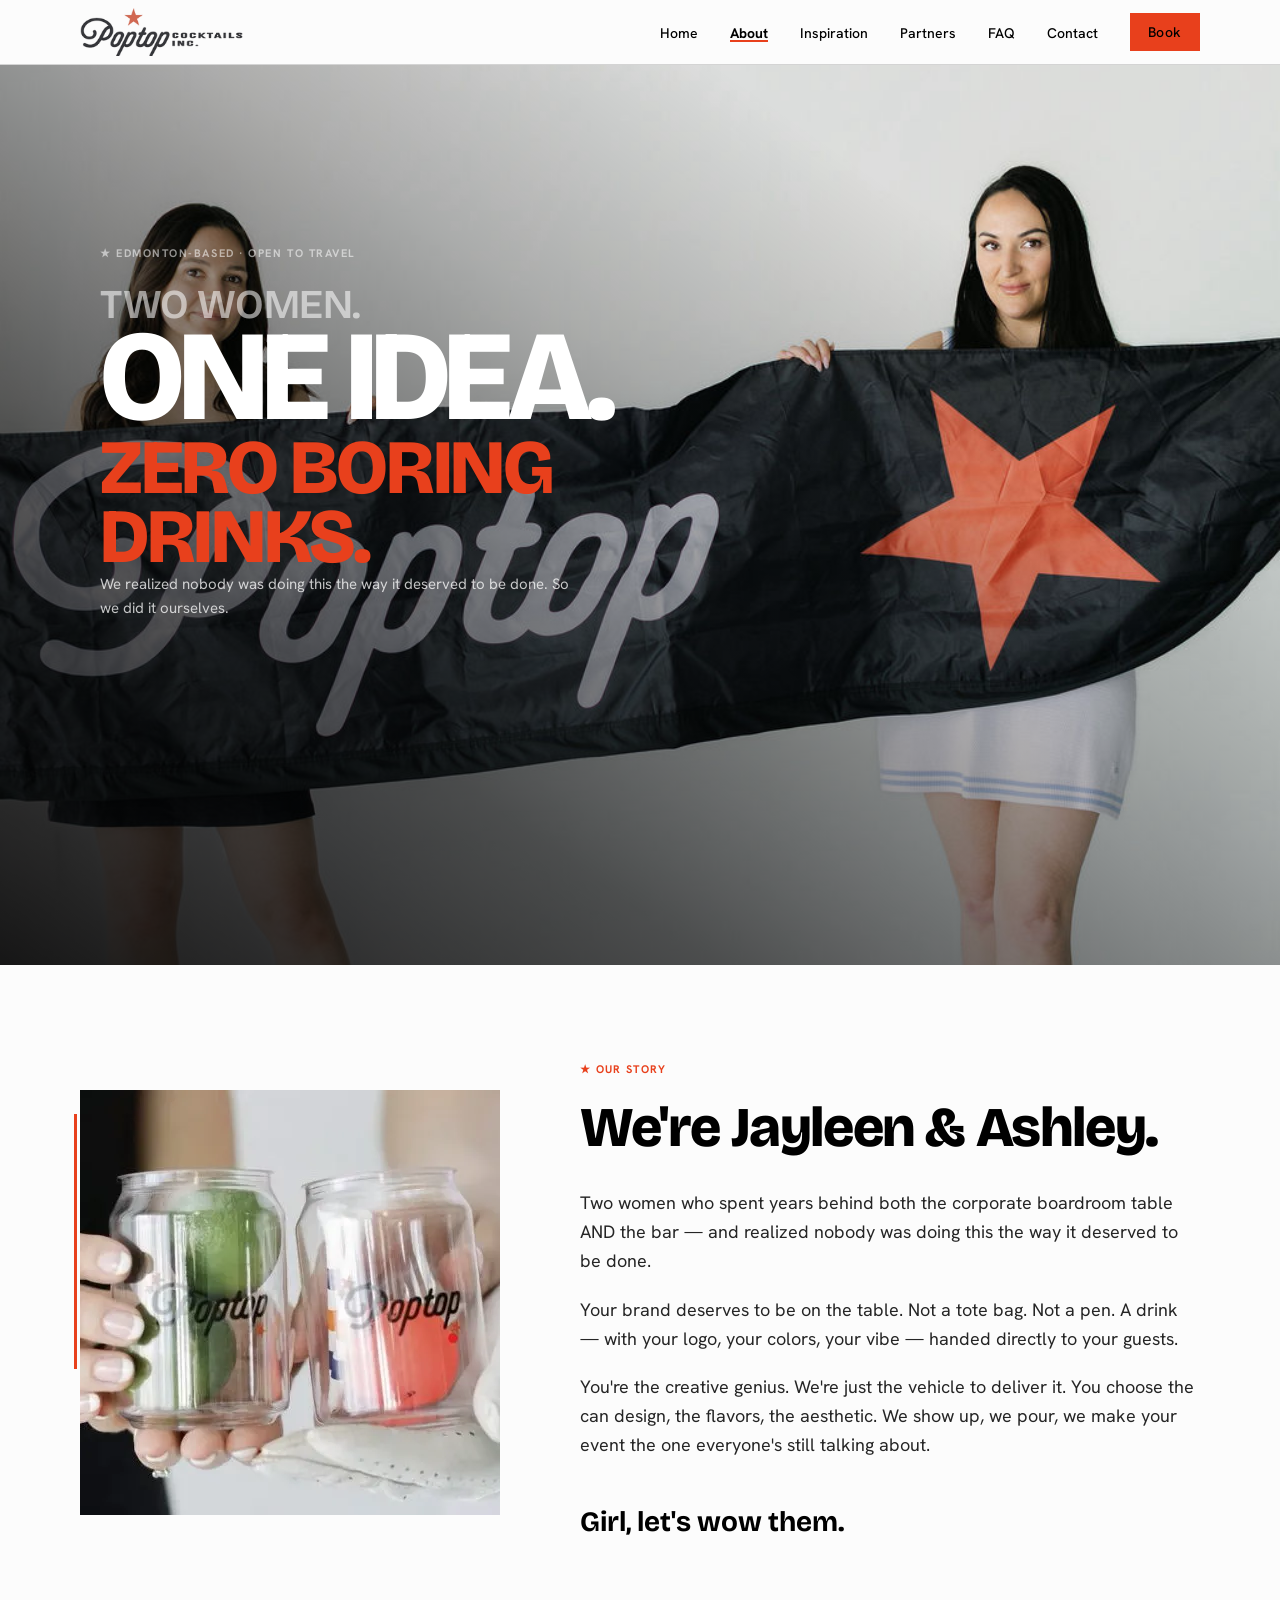
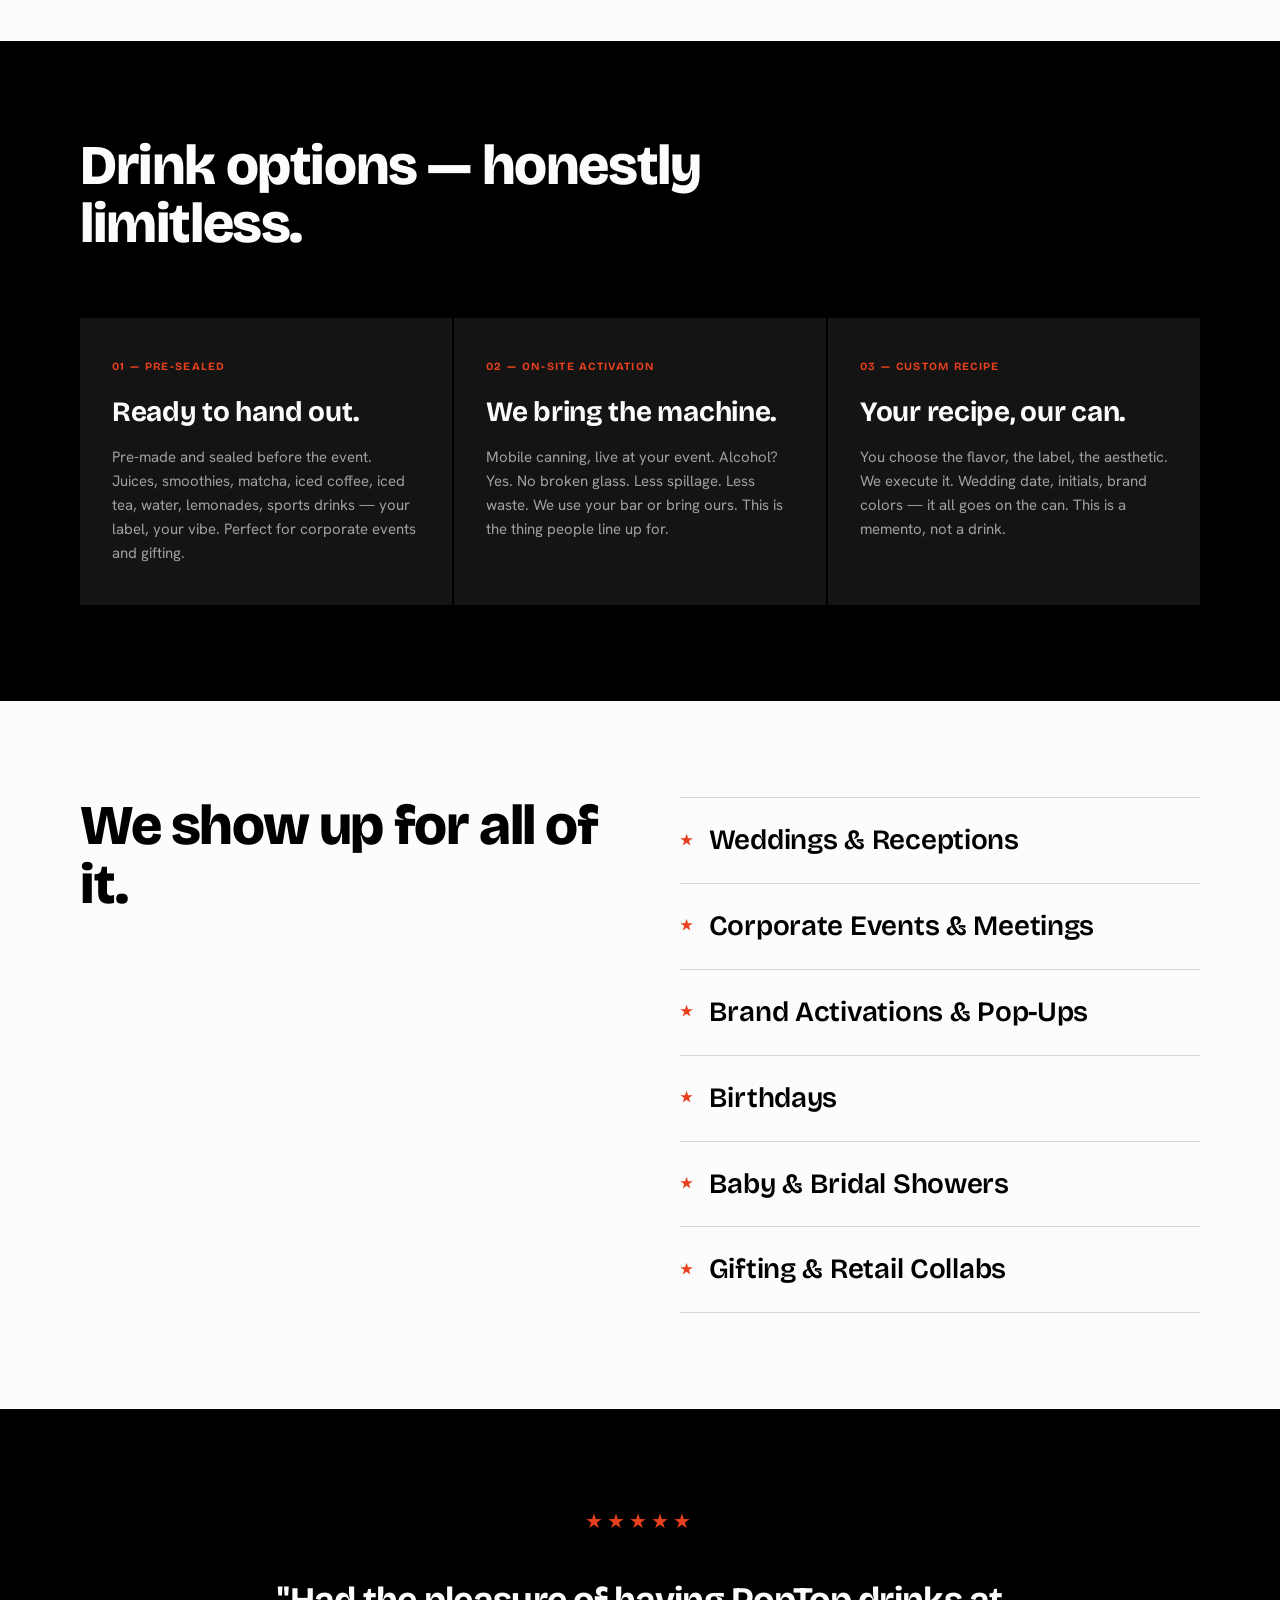
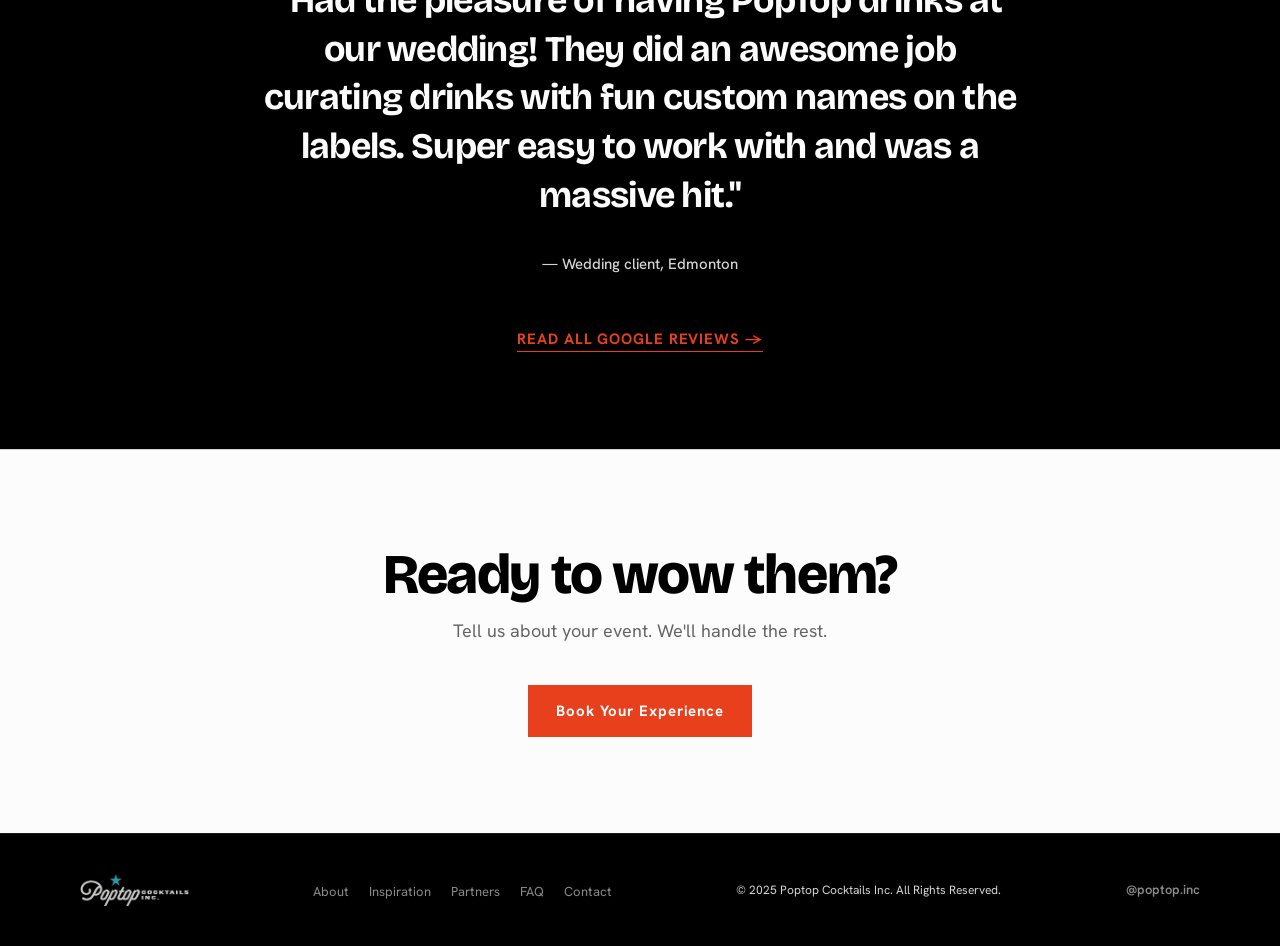
<file: about/index.html>
<!DOCTYPE html>
<!-- stardust:provenance
  writtenBy:        stardust:migrate
  writtenAt:        2026-05-17T03:30:00Z
  iteration:        1
  againstDirection: stardust/direction.md
  variant:          A
  stardustVersion:  0.2.0
-->
<html lang="en">
<head>
<meta charset="UTF-8">
<meta name="viewport" content="width=device-width, initial-scale=1.0">
<meta name="description" content="We're Jayleen and Ashley — the Edmonton women behind Poptop. Custom canned cocktails and mocktails for weddings, corporate events, and more. Edmonton-based, open to travel & opportunities everywhere.">
<title>About — Poptop Cocktails | Edmonton's Custom Canned Cocktail Co.</title>

<link rel="canonical" href="https://www.poptopcocktails.ca/about/">
<meta name="robots" content="index, follow">
<meta name="author" content="Poptop Cocktails">
<meta name="theme-color" content="#000000">
<meta property="og:type" content="website">
<meta property="og:site_name" content="Poptop Cocktails">
<meta property="og:url" content="https://www.poptopcocktails.ca/about/">
<meta property="og:title" content="About Poptop — Two Women. Zero Boring Drinks.">
<meta property="og:description" content="We're Jayleen and Ashley — two women who built Poptop because great events deserve better drinks. Custom canned cocktails and mocktails, made in Alberta.">
<meta property="og:image" content="https://www.poptopcocktails.ca/assets/images/can-mocktail.png">
<meta property="og:image:width" content="1200">
<meta property="og:image:height" content="630">
<meta property="og:locale" content="en_CA">
<meta name="twitter:card" content="summary_large_image">
<meta name="twitter:site" content="@poptop.inc">
<meta name="twitter:title" content="About Poptop — Two Women. Zero Boring Drinks.">
<meta name="twitter:description" content="Meet Jayleen and Ashley — the founders who built Poptop because great events deserve better drinks.">
<meta name="twitter:image" content="https://www.poptopcocktails.ca/assets/images/can-mocktail.png">
<script type="application/ld+json">
{
  "@context": "https://schema.org",
  "@graph": [
    {
      "@type": ["LocalBusiness", "FoodEstablishment"],
      "@id": "https://www.poptopcocktails.ca/#business",
      "name": "Poptop Cocktails",
      "alternateName": "Poptop Inc",
      "description": "Custom canned cocktails and mocktails for weddings, corporate events, birthdays, and brand collabs. Edmonton-based, open to travel & opportunities everywhere.",
      "url": "https://www.poptopcocktails.ca",
      "logo": { "@type": "ImageObject", "url": "/assets/images/logo.png" },
      "areaServed": [
        {"@type": "City", "name": "Edmonton", "containedIn": {"@type": "AdministrativeArea", "name": "Alberta"}},
        {"@type": "City", "name": "Calgary", "containedIn": {"@type": "AdministrativeArea", "name": "Alberta"}}
      ],
      "sameAs": ["https://www.instagram.com/poptop.inc"]
    },
    {
      "@type": "WebSite",
      "@id": "https://www.poptopcocktails.ca/#website",
      "url": "https://www.poptopcocktails.ca",
      "name": "Poptop Cocktails",
      "publisher": {"@id": "https://www.poptopcocktails.ca/#business"},
      "inLanguage": "en-CA"
    },
    {
      "@type": "AboutPage",
      "@id": "https://www.poptopcocktails.ca/about/#webpage",
      "url": "https://www.poptopcocktails.ca/about/",
      "name": "About — Poptop Cocktails | Edmonton's Custom Canned Cocktail Co.",
      "description": "Jayleen and Ashley are the two women behind Poptop — Edmonton's custom canned cocktail and mocktail company. Edmonton-based, open to travel & opportunities everywhere.",
      "isPartOf": {"@id": "https://www.poptopcocktails.ca/#website"},
      "about": {"@id": "https://www.poptopcocktails.ca/#business"},
      "speakable": {"@type": "SpeakableSpecification", "cssSelector": [".hero-headline", ".origin-heading", ".hero-body"]},
      "breadcrumb": {
        "@type": "BreadcrumbList",
        "itemListElement": [
          {"@type": "ListItem", "position": 1, "name": "Home", "item": "https://www.poptopcocktails.ca/"},
          {"@type": "ListItem", "position": 2, "name": "About", "item": "https://www.poptopcocktails.ca/about/"}
        ]
      }
    },
    {
      "@type": "Person", "name": "Jayleen", "jobTitle": "Co-founder",
      "worksFor": {"@id": "https://www.poptopcocktails.ca/#business"}
    },
    {
      "@type": "Person", "name": "Ashley", "jobTitle": "Co-founder",
      "worksFor": {"@id": "https://www.poptopcocktails.ca/#business"}
    }
  ]
}
</script>

<link rel="preconnect" href="https://fonts.googleapis.com">
<link rel="preconnect" href="https://fonts.gstatic.com" crossorigin>
<link href="https://fonts.googleapis.com/css2?family=Bricolage+Grotesque:opsz,wght@12..96,400;12..96,600;12..96,700;12..96,800&family=Hanken+Grotesk:wght@400;500;600&display=swap" rel="stylesheet">
<link rel="preload" href="/assets/images/IMG_3535.JPG" as="image" fetchpriority="high">
<link rel="stylesheet" href="/assets/css/main.css">

<style>
/* ── Page: About ───────────────────────────────── */
.hero-visual img { object-position: center 52%; }

/* ── Origin — split: photo left, story right ───── */
.origin {
  background: var(--color-label);
  padding: var(--section-padding) 0;
}
.origin-grid {
  max-width: var(--max-width);
  margin: 0 auto;
  padding: 0 40px;
  display: grid;
  grid-template-columns: 420px 1fr;
  gap: 80px;
  align-items: center;
}
.origin-photo-wrap { position: relative; }
.origin-photo {
  width: 100%;
  aspect-ratio: 2 / 3;
  object-fit: cover;
  display: block;
}
.origin-photo-wrap::before {
  content: '';
  position: absolute;
  top: 24px; left: -6px;
  width: 3px; height: 60%;
  background: var(--color-pour);
}
.origin-eyebrow { color: var(--color-pour); margin-bottom: 20px; }
.origin-heading {
  font-family: var(--heading-font-family);
  font-size: var(--heading-xl);
  font-weight: 800;
  color: var(--color-can);
  line-height: var(--line-height-heading);
  letter-spacing: -0.025em;
  margin-bottom: 32px;
}
.origin-body p {
  font-size: var(--body);
  color: var(--color-fg);
  line-height: var(--line-height-body);
  margin-bottom: 20px;
  opacity: 0.85;
}
.origin-body p:last-child { margin-bottom: 0; }
.origin-sign {
  margin-top: 40px;
  font-family: var(--heading-font-family);
  font-size: var(--heading-md);
  font-weight: 700;
  color: var(--color-can);
}
@media (max-width: 960px) {
  .origin-grid { grid-template-columns: 1fr; gap: 48px; }
  .origin-photo { aspect-ratio: 4 / 3; object-fit: cover; }
}

/* ── Services — three tiers on dark ─────────────── */
.services {
  background: var(--color-can);
  padding: var(--section-padding) 0;
}
.services-inner {
  max-width: var(--max-width);
  margin: 0 auto;
  padding: 0 40px;
}
.services-heading {
  font-family: var(--heading-font-family);
  font-size: var(--heading-xl);
  font-weight: 800;
  color: var(--color-label);
  letter-spacing: -0.025em;
  line-height: var(--line-height-heading);
  margin-bottom: 64px;
  max-width: 640px;
}
.services-grid { display: grid; grid-template-columns: repeat(3, 1fr); gap: 2px; }
.service-item { background: #141414; padding: 40px 32px; }
.service-num {
  font-family: var(--heading-font-family);
  font-size: 11px;
  font-weight: 700;
  letter-spacing: 0.12em;
  text-transform: uppercase;
  color: var(--color-pour);
  margin-bottom: 20px;
}
.service-title {
  font-family: var(--heading-font-family);
  font-size: var(--heading-md);
  font-weight: 700;
  color: var(--color-label);
  letter-spacing: -0.01em;
  margin-bottom: 16px;
  line-height: 1.2;
}
.service-text { font-size: var(--body-sm); color: var(--color-label); opacity: 0.60; line-height: var(--line-height-body); }
@media (max-width: 768px) { .services-grid { grid-template-columns: 1fr; } }

/* ── Events we serve ────────────────────────────── */
.events-we-serve {
  background: var(--color-label);
  padding: var(--section-padding) 0;
}
.events-we-serve-inner {
  max-width: var(--max-width);
  margin: 0 auto;
  padding: 0 40px;
  display: grid;
  grid-template-columns: 1fr 1fr;
  gap: 80px;
  align-items: start;
}
.events-we-serve-heading {
  font-family: var(--heading-font-family);
  font-size: var(--heading-xl);
  font-weight: 800;
  color: var(--color-can);
  letter-spacing: -0.025em;
  line-height: var(--line-height-heading);
}
.events-list { display: flex; flex-direction: column; gap: 0; }
.events-list li {
  font-family: var(--heading-font-family);
  font-size: var(--heading-md);
  font-weight: 600;
  color: var(--color-can);
  padding: 20px 0;
  border-bottom: 1px solid var(--color-rim);
  display: flex;
  align-items: center;
  gap: 16px;
  letter-spacing: -0.01em;
}
.events-list li::before { content: '★'; color: var(--color-pour); font-size: 14px; flex-shrink: 0; }
.events-list li:first-child { border-top: 1px solid var(--color-rim); }
@media (max-width: 768px) { .events-we-serve-inner { grid-template-columns: 1fr; gap: 48px; } }

/* ── Review ──────────────────────────────────────── */
.review {
  background: var(--color-can);
  padding: var(--section-padding) 0;
}
.review-inner { max-width: 840px; margin: 0 auto; padding: 0 40px; text-align: center; }
.review-stars { font-size: 20px; color: var(--color-pour); letter-spacing: 4px; margin-bottom: 40px; }
.review-quote {
  font-family: var(--heading-font-family);
  font-size: clamp(22px, 3vw, 36px);
  font-weight: 700;
  color: var(--color-label);
  line-height: 1.35;
  letter-spacing: -0.02em;
  margin-bottom: 32px;
}
.review-attr { font-family: var(--body-font-family); font-size: var(--body-sm); color: var(--color-rim); font-weight: 500; }
.review-cta { margin-top: 48px; }
.review-cta a {
  color: var(--color-pour);
  font-size: var(--body-sm);
  font-weight: 700;
  letter-spacing: 0.06em;
  text-transform: uppercase;
  border-bottom: 1px solid var(--color-pour);
  padding-bottom: 2px;
  transition: opacity 80ms;
}
.review-cta a:hover { opacity: 0.70; }

/* ── Booking CTA ────────────────────────────────── */
.booking {
  background: var(--color-label);
  padding: var(--section-padding) 0;
  text-align: center;
  border-top: 1px solid var(--color-rim);
}
.booking-heading {
  font-family: var(--heading-font-family);
  font-size: var(--heading-xl);
  font-weight: 800;
  color: var(--color-can);
  letter-spacing: -0.025em;
  line-height: var(--line-height-heading);
  margin-bottom: 12px;
}
.booking-sub {
  font-size: var(--body);
  color: var(--color-fg);
  opacity: 0.60;
  margin-bottom: 40px;
}
.footer-links {
  display: flex;
  gap: 20px;
  list-style: none;
}
.footer-links a {
  font-size: 13px;
  color: var(--color-rim);
  opacity: 0.65;
  transition: opacity 80ms;
}
.footer-links a:hover { opacity: 1; }

@media (max-width: 640px) {
  .footer-inner { flex-direction: column; text-align: center; gap: 24px; }
  .footer-links { justify-content: center; flex-wrap: wrap; }
}
</style>
</head>
<body>

<!-- NAV -->
<header>
  <div class="nav-inner">
    <a href="/" class="nav-logo" aria-label="Poptop Cocktails home">
      <img src="/assets/images/logo.png" alt="Poptop Cocktails" width="117" height="35">
    </a>
    <input type="checkbox" id="nav-toggle" class="nav-toggle" aria-hidden="true">
    <label for="nav-toggle" class="nav-toggle-label" aria-label="Toggle navigation">
      <span></span><span></span><span></span>
    </label>
    <ul class="nav-links" role="list">
      <li><a href="/">Home</a></li>
      <li><a href="/about/" aria-current="page">About</a></li>
      <li><a href="/inspiration/">Inspiration</a></li>
      <li><a href="/partners/">Partners</a></li>
      <li><a href="/faq/">FAQ</a></li>
      <li><a href="/contact/">Contact</a></li>
      <li><a href="/contact/" class="nav-book">Book</a></li>
    </ul>
  </div>
</header>

<main>

<!-- HERO -->
<section class="hero" data-section="hero" data-intent="founder introduction" data-layout="full-bleed">
  <div class="hero-visual" aria-hidden="true">
    <img src="/assets/images/IMG_3535.JPG" alt="Jayleen and Ashley, co-founders of Poptop Cocktails, holding the Poptop banner" loading="eager" fetchpriority="high" width="1024" height="1536">
  </div>
  <div class="hero-content">
    <p class="hero-eyebrow"><em class="star">★</em> Edmonton-based · Open to Travel</p>
    <h1 class="hero-headline">
      <span class="hero-word hero-word--a">TWO WOMEN.</span>
      <span class="hero-word hero-word--b">ONE IDEA.</span>
      <span class="hero-word hero-word--c">ZERO BORING DRINKS.</span>
    </h1>
    <p class="hero-body">We realized nobody was doing this the way it deserved to be done. So we did it ourselves.</p>
  </div>
</section>

<!-- ORIGIN STORY -->
<section class="origin" data-section="founder-story" data-intent="human before product" data-layout="split">
  <div class="origin-grid">
    <div class="origin-photo-wrap">
      <picture>
        <source srcset="/assets/images/about-hero_cropped.webp" type="image/webp">
        <img class="origin-photo" src="/assets/images/about-hero_cropped.jpg" alt="Two Poptop Cocktails being cheersed — signature canned drinks" loading="lazy" width="685" height="425">
      </picture>
    </div>
    <div class="origin-copy">
      <p class="eyebrow origin-eyebrow"><em class="star">★</em> Our story</p>
      <h2 class="origin-heading">We're Jayleen &amp; Ashley.</h2>
      <div class="origin-body">
        <p>Two women who spent years behind both the corporate boardroom table AND the bar — and realized nobody was doing this the way it deserved to be done.</p>
        <p>Your brand deserves to be on the table. Not a tote bag. Not a pen. A drink — with your logo, your colors, your vibe — handed directly to your guests.</p>
        <p>You're the creative genius. We're just the vehicle to deliver it. You choose the can design, the flavors, the aesthetic. We show up, we pour, we make your event the one everyone's still talking about.</p>
      </div>
      <p class="origin-sign">Girl, let's wow them.</p>
    </div>
  </div>
</section>

<!-- SERVICES -->
<section class="services" data-section="service-tiers" data-intent="product explanation" data-layout="grid">
  <div class="services-inner">
    <h2 class="services-heading">Drink options — honestly limitless.</h2>
    <div class="services-grid">
      <div class="service-item">
        <p class="service-num">01 — Pre-sealed</p>
        <h3 class="service-title">Ready to hand out.</h3>
        <p class="service-text">Pre-made and sealed before the event. Juices, smoothies, matcha, iced coffee, iced tea, water, lemonades, sports drinks — your label, your vibe. Perfect for corporate events and gifting.</p>
      </div>
      <div class="service-item">
        <p class="service-num">02 — On-site activation</p>
        <h3 class="service-title">We bring the machine.</h3>
        <p class="service-text">Mobile canning, live at your event. Alcohol? Yes. No broken glass. Less spillage. Less waste. We use your bar or bring ours. This is the thing people line up for.</p>
      </div>
      <div class="service-item">
        <p class="service-num">03 — Custom recipe</p>
        <h3 class="service-title">Your recipe, our can.</h3>
        <p class="service-text">You choose the flavor, the label, the aesthetic. We execute it. Wedding date, initials, brand colors — it all goes on the can. This is a memento, not a drink.</p>
      </div>
    </div>
  </div>
</section>

<!-- EVENTS WE SERVE -->
<section class="events-we-serve" data-section="event-types" data-intent="discovery — confirm fit" data-layout="split-list">
  <div class="events-we-serve-inner">
    <h2 class="events-we-serve-heading">We show up for all of it.</h2>
    <ul class="events-list">
      <li>Weddings &amp; Receptions</li>
      <li>Corporate Events &amp; Meetings</li>
      <li>Brand Activations &amp; Pop-Ups</li>
      <li>Birthdays</li>
      <li>Baby &amp; Bridal Showers</li>
      <li>Gifting &amp; Retail Collabs</li>
    </ul>
  </div>
</section>

<!-- REVIEW -->
<section class="review" data-section="social-proof" data-intent="trust" data-layout="centered-quote">
  <div class="review-inner">
    <div class="review-stars" aria-label="Five stars">★★★★★</div>
    <blockquote class="review-quote">
      "Had the pleasure of having PopTop drinks at our wedding! They did an awesome job curating drinks with fun custom names on the labels. Super easy to work with and was a massive hit."
    </blockquote>
    <p class="review-attr">— Wedding client, Edmonton</p>
    <p class="review-cta"><a href="https://www.google.com/maps/search/poptop+cocktails" target="_blank" rel="noopener">Read all Google reviews →</a></p>
  </div>
</section>

<!-- BOOKING CTA -->
<section class="booking" data-section="booking-cta" data-intent="convert" data-layout="centered">
  <div class="container">
    <h2 class="booking-heading">Ready to wow them?</h2>
    <p class="booking-sub">Tell us about your event. We'll handle the rest.</p>
    <a href="/contact/" class="btn">Book Your Experience</a>
  </div>
</section>

</main>

<!-- FOOTER -->
<footer class="footer">
  <div class="footer-inner">
    <a href="/" class="footer-logo" aria-label="Poptop Cocktails home">
      <img src="/assets/images/logo.png" alt="Poptop Cocktails" width="117" height="35">
    </a>
    <ul class="footer-links">
      <li><a href="/about/" aria-current="page">About</a></li>
      <li><a href="/inspiration/">Inspiration</a></li>
      <li><a href="/partners/">Partners</a></li>
      <li><a href="/faq/">FAQ</a></li>
      <li><a href="/contact/">Contact</a></li>
    </ul>
    <span class="footer-copy">© 2025 Poptop Cocktails Inc. All Rights Reserved.</span>
    <a href="https://instagram.com/poptop.inc" target="_blank" rel="noopener" class="footer-social">@poptop.inc</a>
  </div>
</footer>

</body>
</html>
</file>
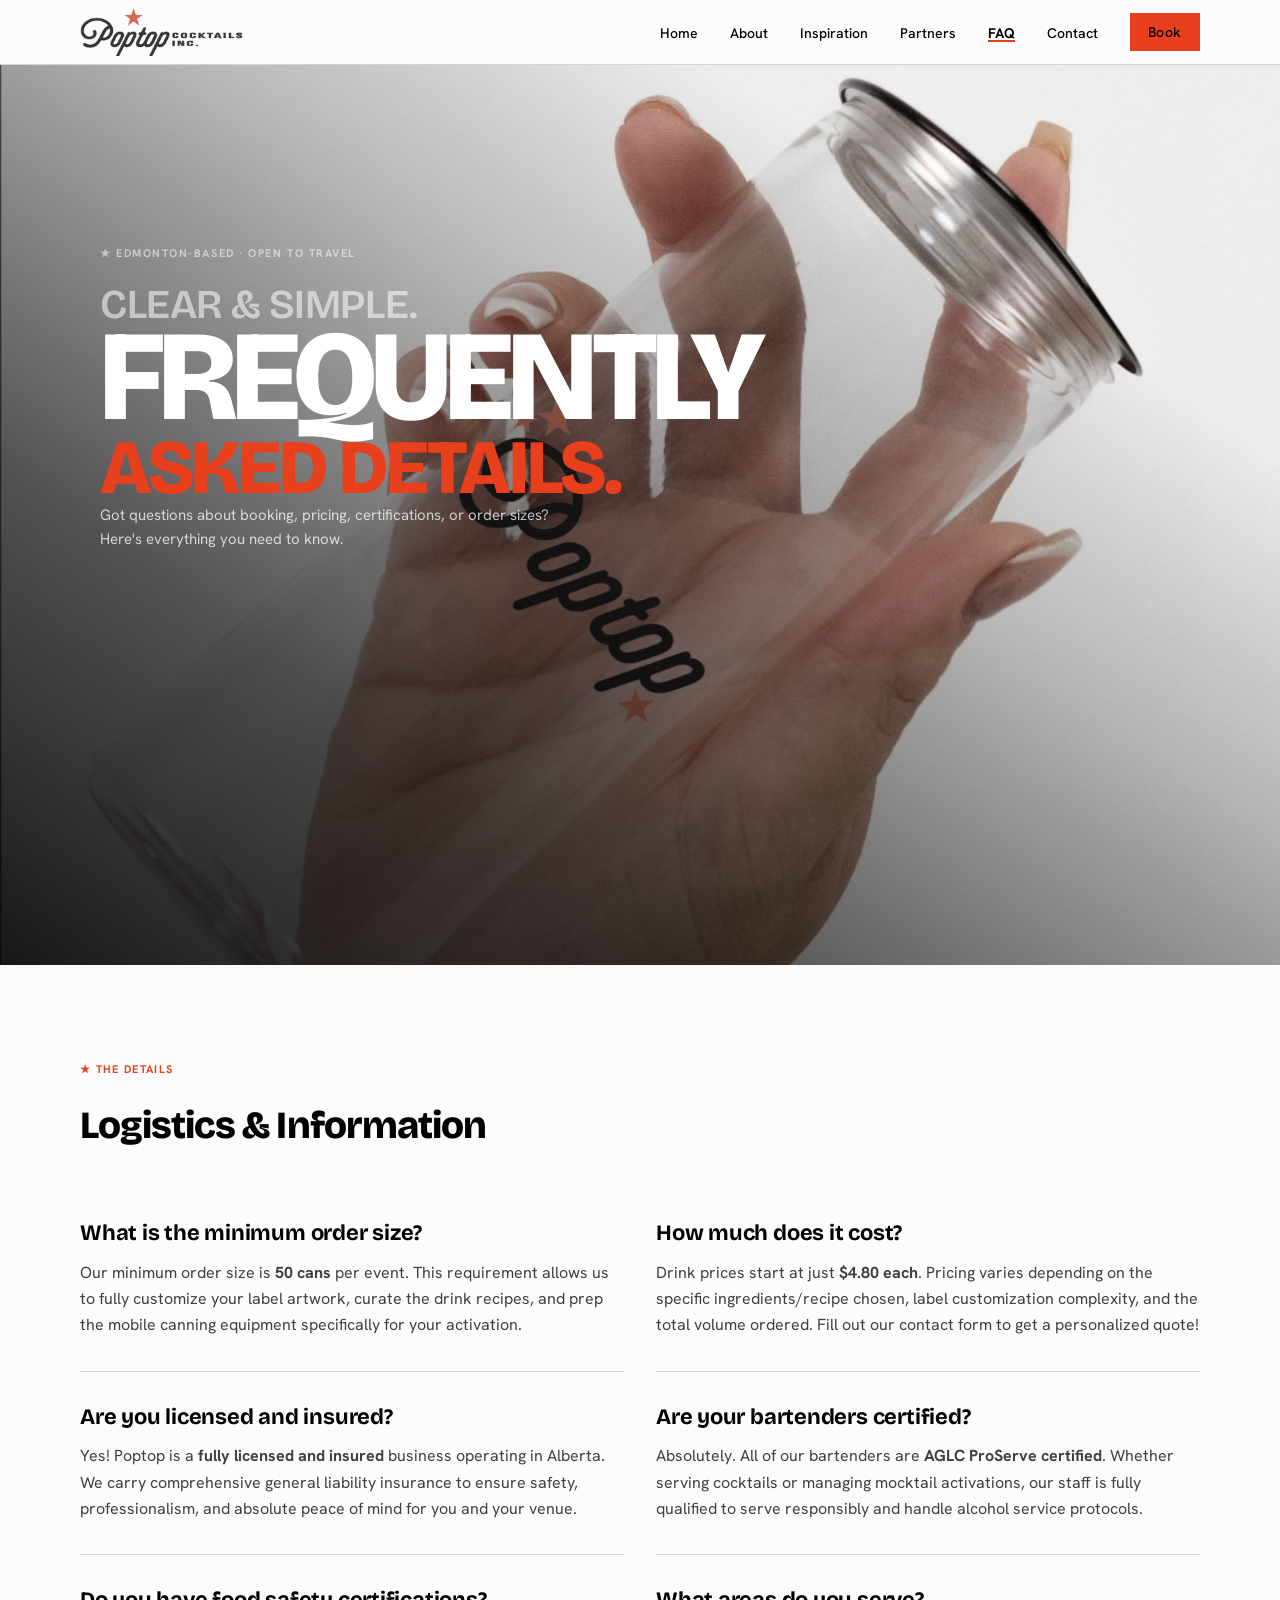
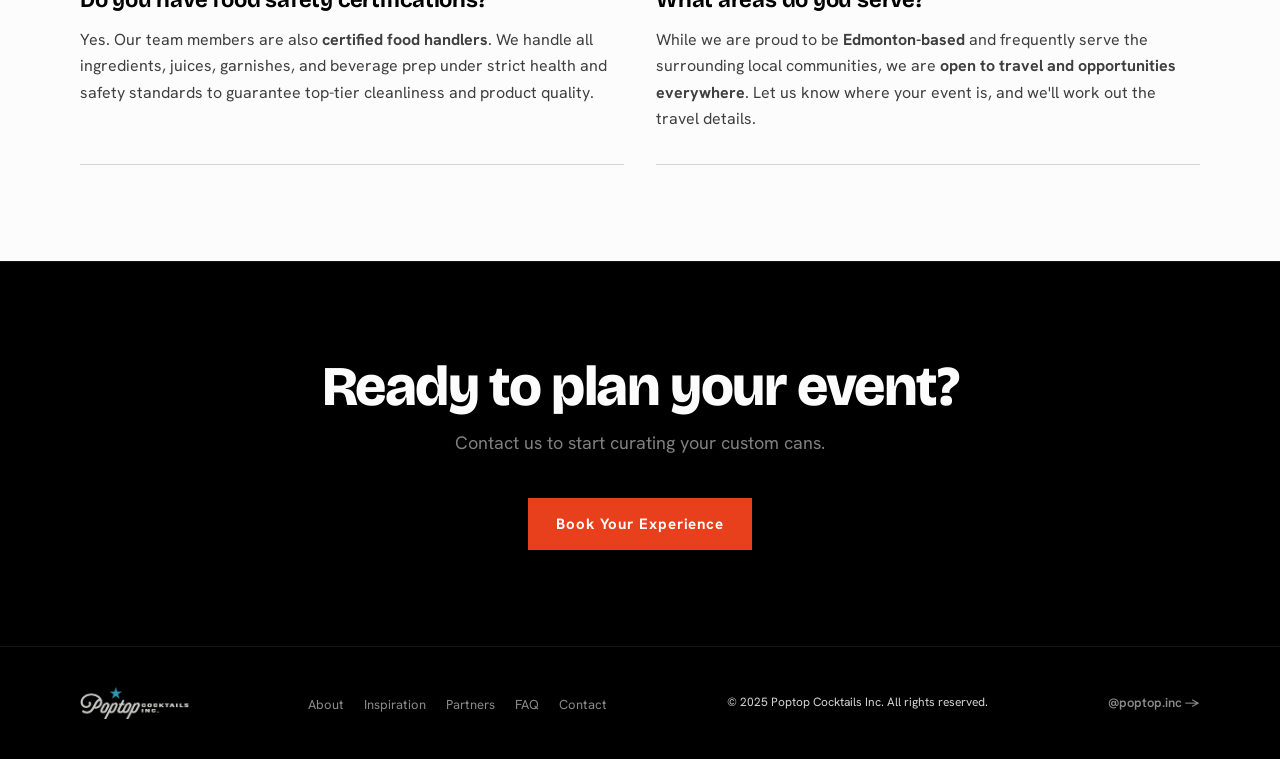
<file: faq/index.html>
<!DOCTYPE html>
<html lang="en">
<head>
<meta charset="UTF-8">
<meta name="viewport" content="width=device-width, initial-scale=1.0">
<meta name="description" content="Frequently Asked Questions about Poptop Cocktails. Minimum order size, drink prices, licensing, insurance, and bartender certifications.">
<title>FAQ — Poptop Cocktails | Frequently Asked Questions</title>

<!-- ── SEO / GEO ── -->
<link rel="canonical" href="https://www.poptopcocktails.ca/faq/">
<meta name="robots" content="index, follow">
<meta name="author" content="Poptop Cocktails">
<meta name="theme-color" content="#000000">
<!-- Open Graph -->
<meta property="og:type" content="website">
<meta property="og:site_name" content="Poptop Cocktails">
<meta property="og:url" content="https://www.poptopcocktails.ca/faq/">
<meta property="og:title" content="FAQ — Poptop Cocktails | Custom Canned Drinks">
<meta property="og:description" content="Got questions about ordering, logistics, licensing, or pricing? Find all the details here.">
<meta property="og:image" content="https://www.poptopcocktails.ca/assets/images/can-mocktail.png">
<meta property="og:image:width" content="1200">
<meta property="og:image:height" content="630">
<meta property="og:locale" content="en_CA">
<!-- Twitter Card -->
<meta name="twitter:card" content="summary_large_image">
<meta name="twitter:site" content="@poptop.inc">
<meta name="twitter:title" content="FAQ — Poptop Cocktails">
<meta name="twitter:description" content="Got questions? Find all the answers about custom canned drinks for events.">
<meta name="twitter:image" content="https://www.poptopcocktails.ca/assets/images/can-mocktail.png">
<script type="application/ld+json">
{
  "@context": "https://schema.org",
  "@graph": [
    {
      "@type": ["LocalBusiness", "FoodEstablishment"],
      "@id": "https://www.poptopcocktails.ca/#business",
      "name": "Poptop Cocktails",
      "alternateName": "Poptop Inc",
      "description": "Custom canned cocktails and mocktails for weddings, corporate events, birthdays, and brand collabs. Edmonton-based, open to travel & opportunities everywhere.",
      "url": "https://www.poptopcocktails.ca",
      "logo": { "@type": "ImageObject", "url": "/assets/images/logo.png" },
      "areaServed": [
        {"@type": "City", "name": "Edmonton", "containedIn": {"@type": "AdministrativeArea", "name": "Alberta"}},
        {"@type": "City", "name": "Calgary", "containedIn": {"@type": "AdministrativeArea", "name": "Alberta"}}
      ],
      "sameAs": ["https://www.instagram.com/poptop.inc"]
    },
    {
      "@type": "WebSite",
      "@id": "https://www.poptopcocktails.ca/#website",
      "url": "https://www.poptopcocktails.ca",
      "name": "Poptop Cocktails",
      "publisher": {"@id": "https://www.poptopcocktails.ca/#business"},
      "inLanguage": "en-CA"
    },
    {
      "@type": "FAQPage",
      "@id": "https://www.poptopcocktails.ca/faq/#webpage",
      "url": "https://www.poptopcocktails.ca/faq/",
      "name": "FAQ — Poptop Cocktails | Frequently Asked Questions",
      "description": "Frequently Asked Questions about Poptop Cocktails. Minimum order size, drink prices, licensing, insurance, and bartender certifications.",
      "isPartOf": {"@id": "https://www.poptopcocktails.ca/#website"},
      "about": {"@id": "https://www.poptopcocktails.ca/#business"},
      "speakable": {"@type": "SpeakableSpecification", "cssSelector": [".hero-headline", ".hero-body", ".faq-question", ".faq-answer"]},
      "breadcrumb": {
        "@type": "BreadcrumbList",
        "itemListElement": [
          {"@type": "ListItem", "position": 1, "name": "Home", "item": "https://www.poptopcocktails.ca/"},
          {"@type": "ListItem", "position": 2, "name": "FAQ", "item": "https://www.poptopcocktails.ca/faq/"}
        ]
      },
      "mainEntity": [
        {
          "@type": "Question",
          "name": "What is the minimum order size?",
          "acceptedAnswer": {
            "@type": "Answer",
            "text": "Our minimum order size is 50 cans per event. This requirement allows us to fully customize your label artwork, curate the drink recipes, and prep the mobile canning equipment specifically for your activation."
          }
        },
        {
          "@type": "Question",
          "name": "How much does it cost?",
          "acceptedAnswer": {
            "@type": "Answer",
            "text": "Drink prices start at just $4.80 each. Pricing varies depending on the specific ingredients/recipe chosen, label customization complexity, and the total volume ordered. Fill out our contact form to get a personalized quote."
          }
        },
        {
          "@type": "Question",
          "name": "Are you licensed and insured?",
          "acceptedAnswer": {
            "@type": "Answer",
            "text": "Yes. Poptop is a fully licensed and insured business operating in Alberta. We carry comprehensive general liability insurance to ensure safety, professionalism, and absolute peace of mind for you and your venue."
          }
        },
        {
          "@type": "Question",
          "name": "Are your bartenders certified?",
          "acceptedAnswer": {
            "@type": "Answer",
            "text": "Absolutely. All of our bartenders are AGLC ProServe certified. Whether serving cocktails or managing mocktail activations, our staff is fully qualified to serve responsibly and handle alcohol service protocols."
          }
        },
        {
          "@type": "Question",
          "name": "Do you have food safety certifications?",
          "acceptedAnswer": {
            "@type": "Answer",
            "text": "Yes. Our team members are also certified food handlers. We handle all ingredients, juices, garnishes, and beverage prep under strict health and safety standards to guarantee top-tier cleanliness and product quality."
          }
        },
        {
          "@type": "Question",
          "name": "What areas do you serve?",
          "acceptedAnswer": {
            "@type": "Answer",
            "text": "While we are proud to be Edmonton-based and frequently serve the surrounding local communities, we are open to travel and opportunities everywhere. Let us know where your event is, and we'll work out the travel details."
          }
        }
      ]
    }
  ]
}
</script>

<link rel="preconnect" href="https://fonts.googleapis.com">
<link rel="preconnect" href="https://fonts.gstatic.com" crossorigin>
<link href="https://fonts.googleapis.com/css2?family=Bricolage+Grotesque:opsz,wght@12..96,400;12..96,600;12..96,700;12..96,800&family=Hanken+Grotesk:wght@400;500;600&display=swap" rel="stylesheet">

<style>
/* ─────────────────────────────────────────────────────────
   Tokens
   ───────────────────────────────────────────────────────── */
:root {
  --heading-font-family: 'Bricolage Grotesque', 'Arial Black', sans-serif;
  --body-font-family:    'Hanken Grotesk', Arial, sans-serif;

  --heading-xxl: clamp(44px, 6.5vw, 80px);
  --heading-xl:  clamp(32px, 4.5vw, 56px);
  --heading-lg:  clamp(24px, 3vw,   40px);
  --heading-md:  clamp(18px, 2.2vw, 28px);
  --body:        18px;
  --body-sm:     15px;

  --line-height-heading: 1.05;
  --line-height-body:    1.6;

  --color-can:    #000000;
  --color-bg:     #FCFCFC;
  --color-label:  #FCFCFC;
  --color-accent: #E8401C;
  --color-pour:   #E8401C;
  --color-rim:    #D4D4D4;
  --color-fg:     #000000;

  --spacing-xs:  4px;
  --spacing-sm:  8px;
  --spacing-md:  16px;
  --spacing-lg:  24px;
  --spacing-xl:  48px;
  --spacing-2xl: 96px;

  --section-padding: 96px;
  --max-width:       1200px;
  --radius:          0;
}

*, *::before, *::after { box-sizing: border-box; margin: 0; padding: 0; }
html { scroll-behavior: smooth; }
body {
  font-family: var(--body-font-family);
  font-size: var(--body);
  line-height: var(--line-height-body);
  color: var(--color-fg);
  background: var(--color-bg);
  -webkit-font-smoothing: antialiased;
}
img { display: block; max-width: 100%; }
a { color: inherit; text-decoration: none; }
:focus-visible { outline: 2px solid var(--color-pour); outline-offset: 2px; }

.container {
  max-width: var(--max-width);
  margin: 0 auto;
  padding: 0 40px;
}
.eyebrow {
  font-family: var(--body-font-family);
  font-size: 11px;
  font-weight: 700;
  letter-spacing: 0.12em;
  text-transform: uppercase;
}
.star { font-style: normal; }

/* ─────────────────────────────────────────────────────────
   Buttons
   ───────────────────────────────────────────────────────── */
.btn {
  display: inline-block;
  padding: 14px 28px;
  background: var(--color-pour);
  color: #fff;
  font-family: var(--body-font-family);
  font-size: 15px;
  font-weight: 700;
  letter-spacing: 0.06em;
  border-radius: var(--radius);
  border: none;
  cursor: pointer;
  transition: opacity 80ms;
}
.btn:hover { opacity: 0.88; }

/* ─────────────────────────────────────────────────────────
   Nav
   ───────────────────────────────────────────────────────── */
header {
  position: relative;
  background: var(--color-label);
  border-bottom: 1px solid var(--color-rim);
  z-index: 100;
}
.nav-inner {
  max-width: var(--max-width);
  margin: 0 auto;
  padding: 0 40px;
  height: 64px;
  display: flex;
  align-items: center;
  justify-content: space-between;
  gap: 24px;
}
.nav-logo { display: flex; align-items: center; flex-shrink: 0; }
.nav-logo img { display: block; height: 48px; width: auto; }
.nav-links {
  display: flex;
  align-items: center;
  gap: 32px;
  list-style: none;
}
.nav-links a {
  font-family: var(--body-font-family);
  font-size: 14px;
  font-weight: 500;
  color: var(--color-can);
  transition: opacity 80ms;
}
.nav-links a:hover { opacity: 0.55; }
.nav-links a[aria-current="page"] {
  font-weight: 700;
  box-shadow: inset 0 -2px 0 var(--color-pour);
}
.nav-book {
  display: inline-block;
  padding: 8px 18px;
  background: var(--color-pour);
  color: #fff;
  font-size: 13px;
  font-weight: 700;
  letter-spacing: 0.04em;
  border-radius: 0;
  transition: opacity 80ms;
}
.nav-book:hover { opacity: 0.88; }
.nav-toggle { display: none; }
.nav-toggle-label {
  display: none;
  cursor: pointer;
  width: 24px;
  height: 24px;
  flex-direction: column;
  justify-content: center;
  gap: 5px;
}
.nav-toggle-label span {
  display: block;
  height: 2px;
  background: var(--color-can);
  border-radius: 1px;
  transition: 200ms;
}
@media (max-width: 768px) {
  .nav-toggle-label { display: flex; }
  .nav-links {
    display: none;
    position: fixed;
    inset: 0;
    background: var(--color-can);
    flex-direction: column;
    align-items: center;
    justify-content: center;
    gap: 40px;
    z-index: 200;
  }
  .nav-links a { font-size: 28px; font-weight: 700; color: var(--color-label); }
  .nav-book { font-size: 18px; padding: 14px 32px; }
  .nav-toggle:checked ~ .nav-links { display: flex; }
  .nav-toggle:checked ~ .nav-toggle-label span:nth-child(1) {
    transform: translateY(7px) rotate(45deg);
    background: var(--color-label);
  }
  .nav-toggle:checked ~ .nav-toggle-label span:nth-child(2) { opacity: 0; }
  .nav-toggle:checked ~ .nav-toggle-label span:nth-child(3) {
    transform: translateY(-7px) rotate(-45deg);
    background: var(--color-label);
  }
}

/* ─────────────────────────────────────────────────────────
   Hero
   ───────────────────────────────────────────────────────── */
.hero {
  position: relative;
  min-height: 100svh;
  overflow: hidden;
  display: flex;
  align-items: flex-start;
}
.hero::before {
  content: '';
  position: absolute;
  inset: 0;
  z-index: 1;
  background: linear-gradient(
    to top right,
    rgba(0,0,0,0.90) 0%,
    rgba(0,0,0,0.65) 28%,
    rgba(0,0,0,0.22) 58%,
    transparent 78%
  );
  pointer-events: none;
}
.hero-visual {
  position: absolute;
  inset: 0;
  z-index: 0;
}
.hero-visual img {
  width: 100%;
  height: 100%;
  object-fit: cover;
  object-position: center 30%;
  display: block;
}
.hero-content {
  position: relative;
  z-index: 2;
  padding: clamp(120px, 20vh, 240px) 60px 88px;
  max-width: min(680px, 58vw);
  margin-left: calc((100vw - var(--max-width)) / 2);
  display: flex;
  flex-direction: column;
}
.hero-eyebrow {
  color: rgba(255,255,255,0.55);
  font-family: var(--body-font-family);
  font-size: 11px;
  font-weight: 700;
  letter-spacing: 0.14em;
  text-transform: uppercase;
  margin-bottom: 24px;
}
.hero-headline { margin-bottom: 0; }
.hero-word {
  display: block;
  font-family: var(--heading-font-family);
  font-weight: 800;
  line-height: 0.88;
}
.hero-word--a {
  font-size: clamp(26px, 3.2vw, 44px);
  color: rgba(255,255,255,0.55);
  letter-spacing: -0.01em;
  font-weight: 600;
  margin-bottom: 0.05em;
}
.hero-word--b {
  font-size: clamp(72px, 10vw, 136px);
  color: #fff;
  letter-spacing: -0.045em;
  line-height: 0.82;
}
.hero-word--c {
  font-size: clamp(44px, 6vw, 82px);
  color: var(--color-pour);
  letter-spacing: -0.03em;
  line-height: 0.9;
  margin-top: 0.06em;
}
.hero-body {
  font-size: var(--body-sm);
  color: rgba(255,255,255,0.75);
  line-height: var(--line-height-body);
  max-width: 480px;
  margin-bottom: 36px;
}
@media (max-width: 1240px) { .hero-content { margin-left: 40px; } }
@media (max-width: 900px) {
  .hero-content { padding: clamp(100px, 18vh, 180px) 32px 72px; max-width: 100%; margin-left: 0; }
}

/* ─────────────────────────────────────────────────────────
   FAQ Section
   ───────────────────────────────────────────────────────── */
.faq-sec {
  background: var(--color-bg);
  padding: var(--section-padding) 0;
}
.faq-sec-header {
  margin-bottom: 64px;
}
.faq-sec-eyebrow {
  color: var(--color-pour);
  margin-bottom: 16px;
}
.faq-sec-title {
  font-family: var(--heading-font-family);
  font-size: var(--heading-lg);
  font-weight: 800;
  letter-spacing: -0.025em;
  color: var(--color-can);
}
.faq-grid {
  display: grid;
  grid-template-columns: repeat(2, 1fr);
  gap: 32px;
}
.faq-item {
  padding-bottom: 32px;
  border-bottom: 1.5px solid var(--color-rim);
  display: flex;
  flex-direction: column;
  gap: 12px;
}
.faq-question {
  font-family: var(--heading-font-family);
  font-size: 22px;
  font-weight: 700;
  letter-spacing: -0.01em;
  color: var(--color-can);
  line-height: 1.25;
}
.faq-answer {
  font-size: 16px;
  color: var(--color-can);
  opacity: 0.75;
  line-height: 1.65;
}
@media (max-width: 768px) {
  .faq-grid { grid-template-columns: 1fr; gap: 24px; }
  .faq-item { padding-bottom: 24px; }
}

/* ─────────────────────────────────────────────────────────
   Booking CTA Band
   ───────────────────────────────────────────────────────── */
.booking {
  background: var(--color-can);
  padding: var(--section-padding) 0;
  text-align: center;
  border-top: 1px solid rgba(255,255,255,0.08);
}
.booking-heading {
  font-family: var(--heading-font-family);
  font-size: var(--heading-xl);
  font-weight: 800;
  color: var(--color-label);
  letter-spacing: -0.025em;
  line-height: var(--line-height-heading);
  margin-bottom: 12px;
}
.booking-sub {
  font-size: var(--body);
  color: rgba(255,255,255,0.50);
  margin-bottom: 40px;
}

/* ─────────────────────────────────────────────────────────
   Footer
   ───────────────────────────────────────────────────────── */
.footer {
  background: var(--color-can);
  padding: 40px 0;
  border-top: 1px solid rgba(255,255,255,0.08);
}
.footer-inner {
  max-width: var(--max-width);
  margin: 0 auto;
  padding: 0 40px;
  display: flex;
  align-items: center;
  justify-content: space-between;
  gap: 24px;
  flex-wrap: wrap;
}
.footer-logo { display: flex; align-items: center; flex-shrink: 0; }
.footer-logo img { display: block; height: 32px; width: auto; filter: invert(1); }
.footer-copy { font-size: 12px; color: var(--color-rim); }
.footer-social {
  font-size: 13px;
  font-weight: 600;
  color: var(--color-rim);
  opacity: 0.65;
  transition: opacity 80ms;
}
.footer-social:hover { opacity: 1; }

.footer-links {
  display: flex;
  gap: 20px;
  list-style: none;
}
.footer-links a {
  font-size: 13px;
  color: var(--color-rim);
  opacity: 0.65;
  transition: opacity 80ms;
}
.footer-links a:hover { opacity: 1; }

@media (max-width: 640px) {
  .footer-inner { flex-direction: column; text-align: center; gap: 24px; }
  .footer-links { justify-content: center; flex-wrap: wrap; }
}

</style>
</head>
<body>

<!-- ──────────────── NAV ──────────────── -->
<header>
  <div class="nav-inner">
    <a href="/" class="nav-logo" aria-label="Poptop Cocktails home">
      <img src="/assets/images/logo.png" alt="Poptop Cocktails" width="117" height="35">
    </a>

    <input type="checkbox" id="nav-toggle" class="nav-toggle" aria-hidden="true">
    <label for="nav-toggle" class="nav-toggle-label" aria-label="Toggle navigation">
      <span></span><span></span><span></span>
    </label>

    <ul class="nav-links" role="list">
      <li><a href="/">Home</a></li>
      <li><a href="/about/">About</a></li>
      <li><a href="/inspiration/">Inspiration</a></li>
      <li><a href="/partners/">Partners</a></li>
      <li><a href="/faq/" aria-current="page">FAQ</a></li>
      <li><a href="/contact/">Contact</a></li>
      <li><a href="/contact/" class="nav-book">Book</a></li>
    </ul>
  </div>
</header>

<main>

<!-- ──────────────── HERO ──────────────── -->
<section
  class="hero"
  data-section="hero"
  data-intent="faq introduction"
  data-layout="full-bleed">

  <div class="hero-visual" aria-hidden="true">
    <img
      src="/assets/images/faq-hero.jpg"
      alt="Poptop custom empty plastic can design ready for canning"
      loading="eager"
    >
  </div>

  <div class="hero-content">
    <p class="hero-eyebrow"><em class="star">★</em> Edmonton-based · Open to Travel</p>
    <h1 class="hero-headline">
      <span class="hero-word hero-word--a">CLEAR &amp; SIMPLE.</span>
      <span class="hero-word hero-word--b">FREQUENTLY</span>
      <span class="hero-word hero-word--c">ASKED DETAILS.</span>
    </h1>
    <p class="hero-body">Got questions about booking, pricing, certifications, or order sizes? Here's everything you need to know.</p>
  </div>

</section>

<!-- ──────────────── FAQ GRID ──────────────── -->
<section class="faq-sec">
  <div class="container">
    
    <div class="faq-sec-header">
      <p class="eyebrow faq-sec-eyebrow"><em class="star">★</em> The details</p>
      <h2 class="faq-sec-title">Logistics &amp; Information</h2>
    </div>

    <div class="faq-grid">
      
      <!-- FAQ 1 -->
      <div class="faq-sec-item faq-item">
        <h3 class="faq-question">What is the minimum order size?</h3>
        <p class="faq-answer">
          Our minimum order size is <strong>50 cans</strong> per event. This requirement allows us to fully customize your label artwork, curate the drink recipes, and prep the mobile canning equipment specifically for your activation.
        </p>
      </div>

      <!-- FAQ 2 -->
      <div class="faq-sec-item faq-item">
        <h3 class="faq-question">How much does it cost?</h3>
        <p class="faq-answer">
          Drink prices start at just <strong>$4.80 each</strong>. Pricing varies depending on the specific ingredients/recipe chosen, label customization complexity, and the total volume ordered. Fill out our contact form to get a personalized quote!
        </p>
      </div>

      <!-- FAQ 3 -->
      <div class="faq-sec-item faq-item">
        <h3 class="faq-question">Are you licensed and insured?</h3>
        <p class="faq-answer">
          Yes! Poptop is a <strong>fully licensed and insured</strong> business operating in Alberta. We carry comprehensive general liability insurance to ensure safety, professionalism, and absolute peace of mind for you and your venue.
        </p>
      </div>

      <!-- FAQ 4 -->
      <div class="faq-sec-item faq-item">
        <h3 class="faq-question">Are your bartenders certified?</h3>
        <p class="faq-answer">
          Absolutely. All of our bartenders are <strong>AGLC ProServe certified</strong>. Whether serving cocktails or managing mocktail activations, our staff is fully qualified to serve responsibly and handle alcohol service protocols.
        </p>
      </div>

      <!-- FAQ 5 -->
      <div class="faq-sec-item faq-item">
        <h3 class="faq-question">Do you have food safety certifications?</h3>
        <p class="faq-answer">
          Yes. Our team members are also <strong>certified food handlers</strong>. We handle all ingredients, juices, garnishes, and beverage prep under strict health and safety standards to guarantee top-tier cleanliness and product quality.
        </p>
      </div>

      <!-- FAQ 6 -->
      <div class="faq-sec-item faq-item">
        <h3 class="faq-question">What areas do you serve?</h3>
        <p class="faq-answer">
          While we are proud to be <strong>Edmonton-based</strong> and frequently serve the surrounding local communities, we are <strong>open to travel and opportunities everywhere</strong>. Let us know where your event is, and we'll work out the travel details.
        </p>
      </div>

    </div>

  </div>
</section>

<!-- ──────────────── BOOKING CTA ──────────────── -->
<section
  class="booking"
  data-section="booking-cta"
  data-intent="convert"
  data-layout="centered">

  <div class="container">
    <h2 class="booking-heading">Ready to plan your event?</h2>
    <p class="booking-sub">Contact us to start curating your custom cans.</p>
    <a href="/contact/" class="btn">Book Your Experience</a>
  </div>

</section>

</main>

<!-- ──────────────── FOOTER ──────────────── -->
<footer class="footer">
  <div class="footer-inner">
    <a href="/" class="footer-logo" aria-label="Poptop Cocktails home">
      <img src="/assets/images/logo.png" alt="Poptop Cocktails" width="117" height="35">
    </a>
    <ul class="footer-links">
      <li><a href="/about/">About</a></li>
      <li><a href="/inspiration/">Inspiration</a></li>
      <li><a href="/partners/">Partners</a></li>
      <li><a href="/faq/" aria-current="page">FAQ</a></li>
      <li><a href="/contact/">Contact</a></li>
    </ul>
    <span class="footer-copy">© 2025 Poptop Cocktails Inc. All rights reserved.</span>
    <a href="https://instagram.com/poptop.inc" target="_blank" rel="noopener" class="footer-social">@poptop.inc →</a>
  </div>
</footer>

</body>
</html>
</file>
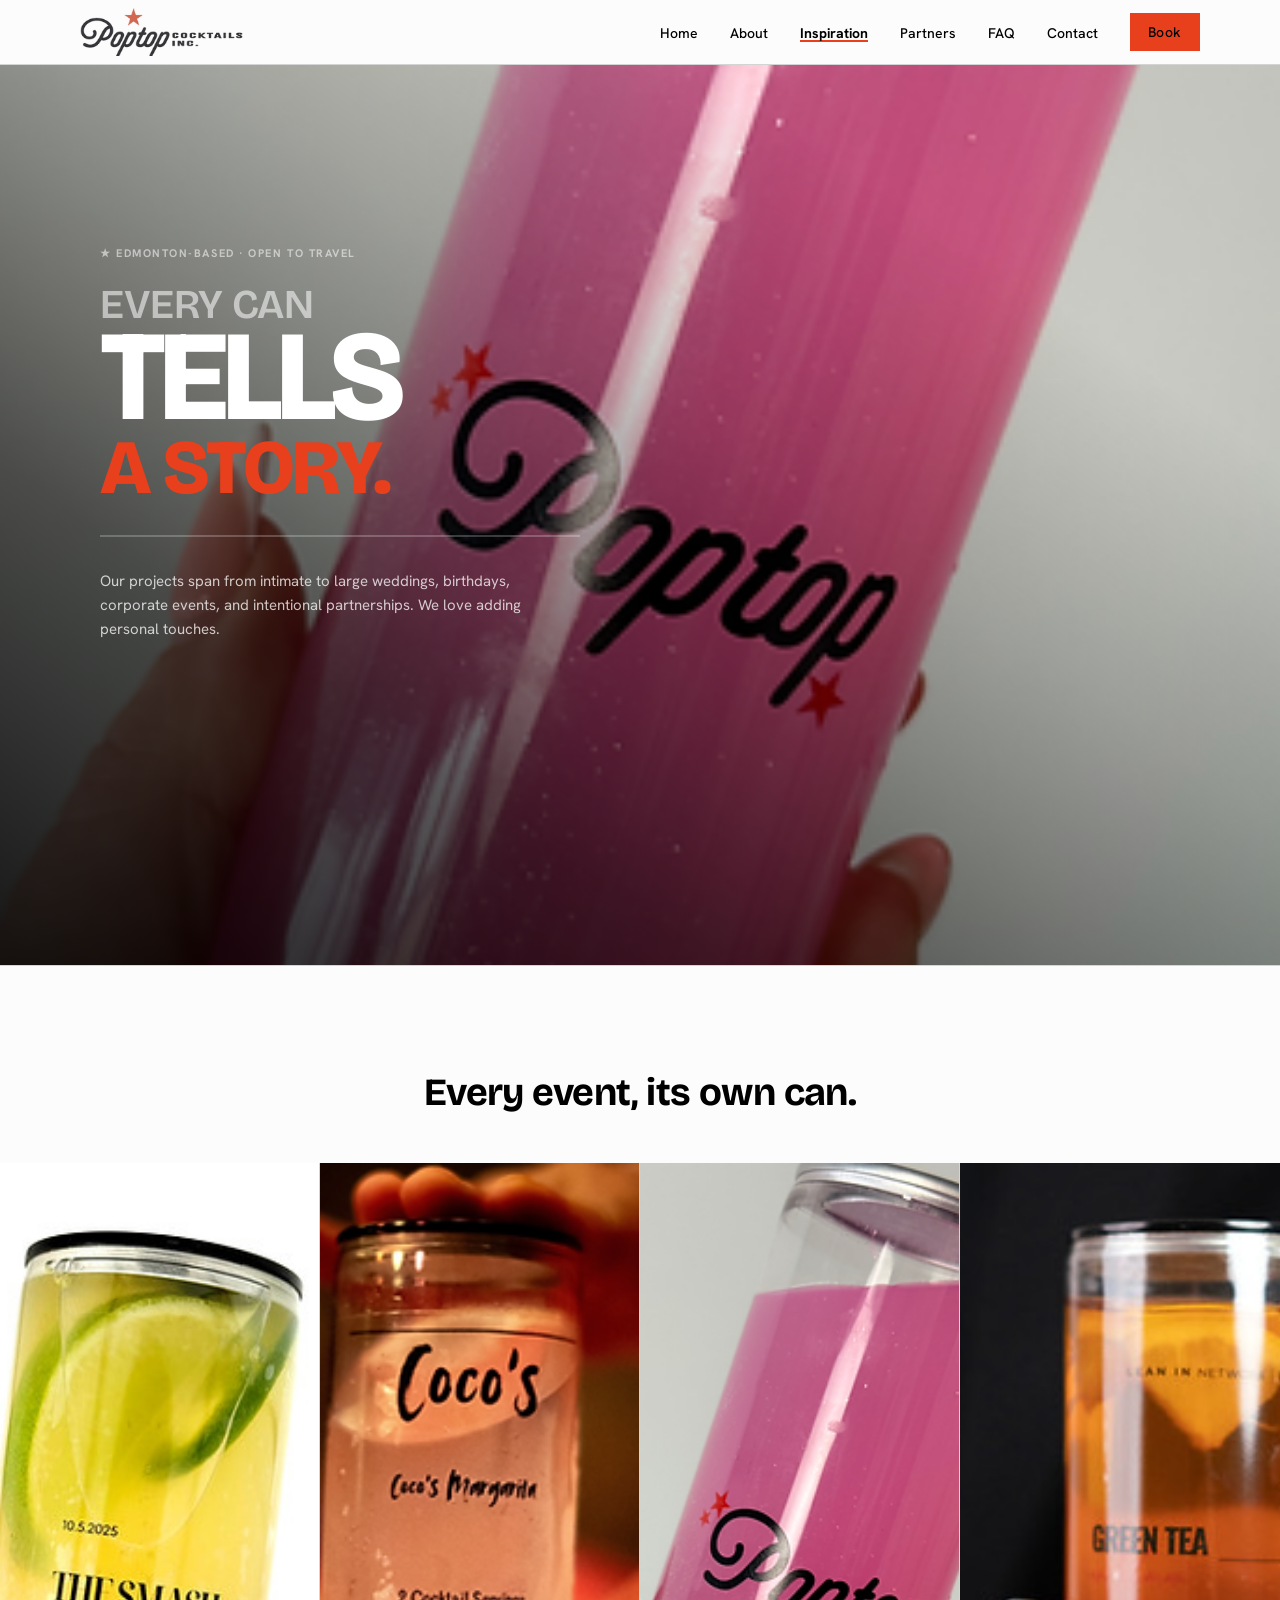
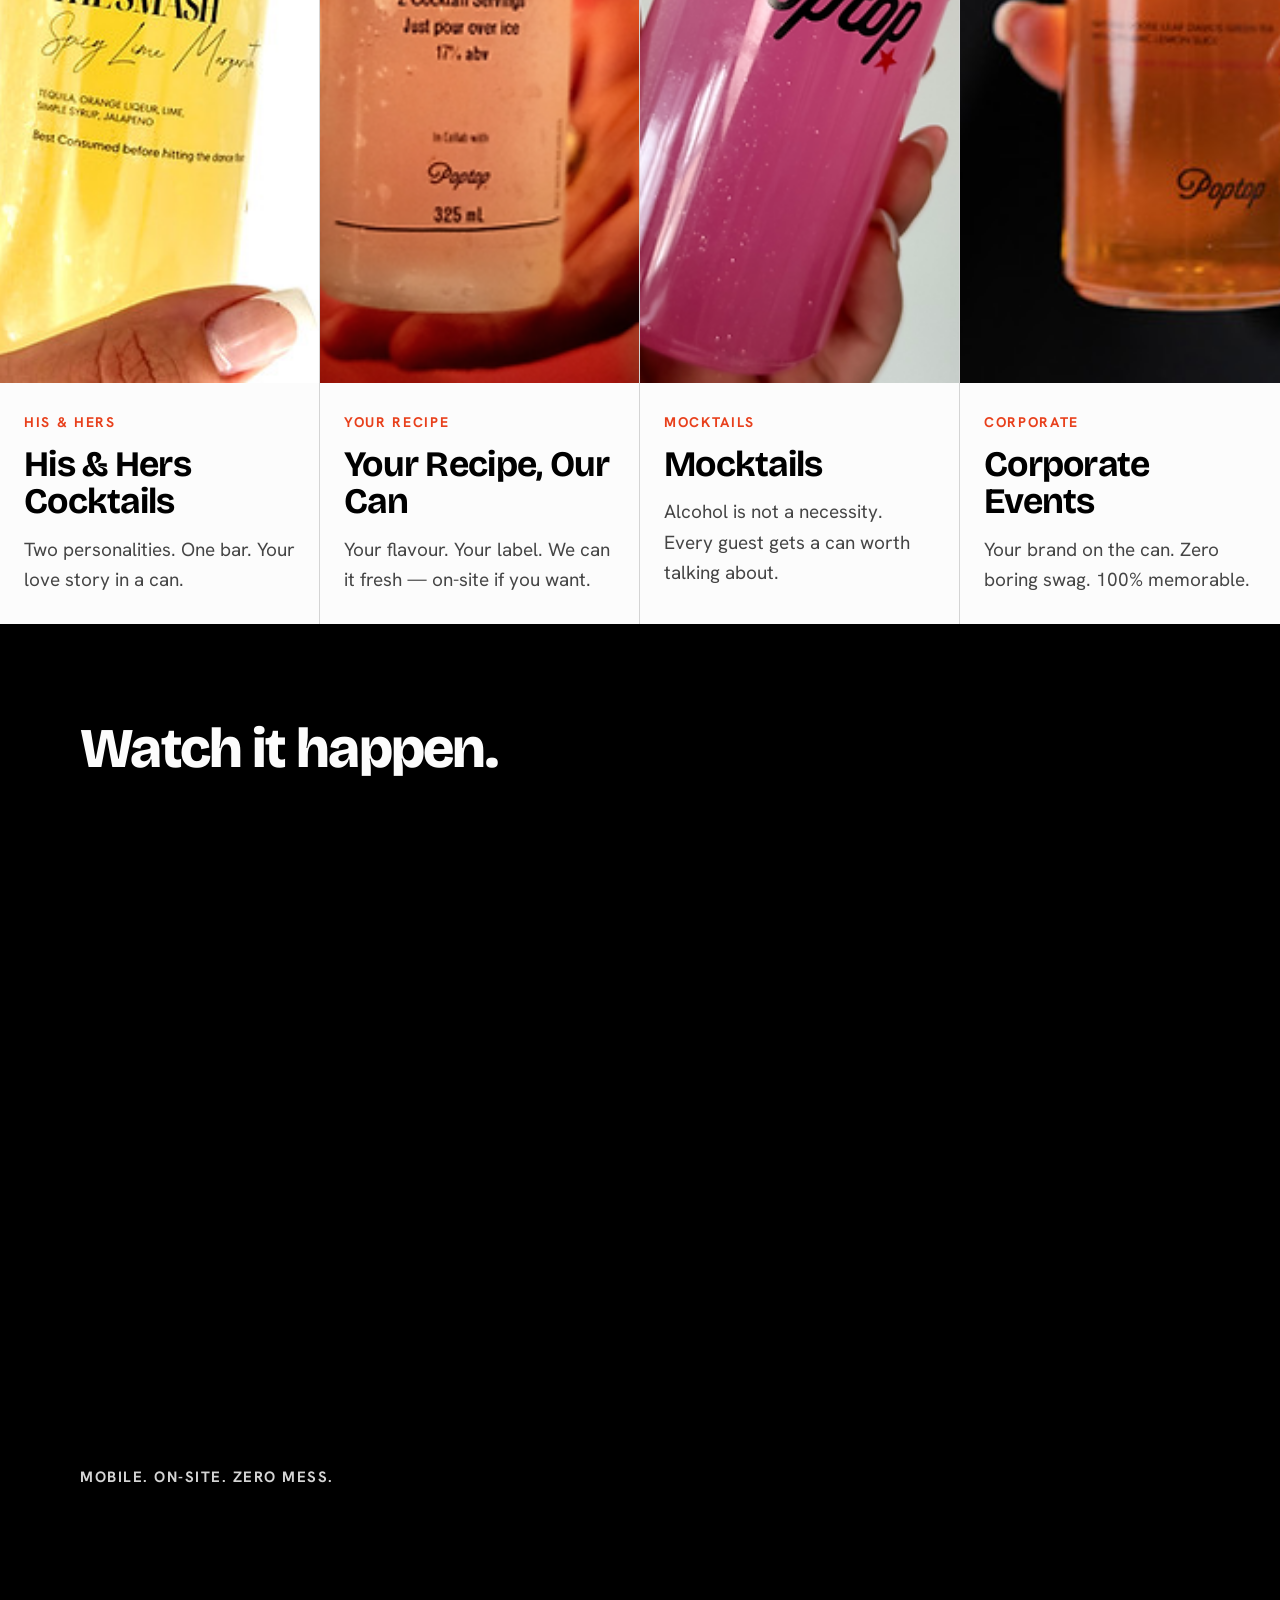
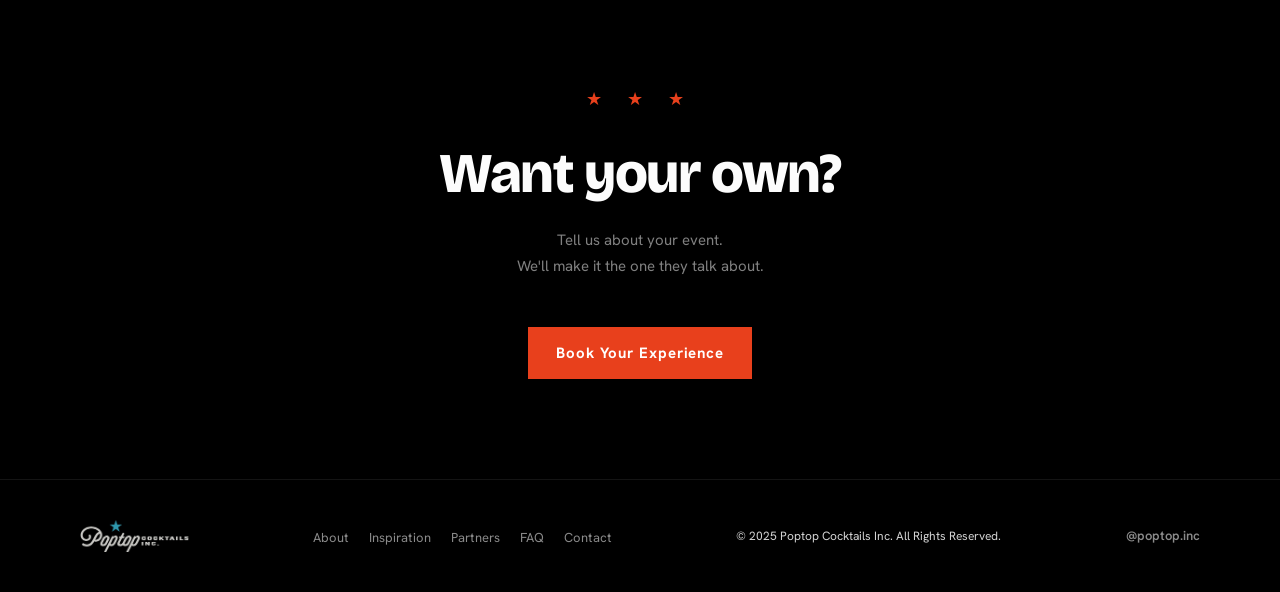
<file: inspiration/index.html>
<!DOCTYPE html>
<!-- stardust:provenance
  writtenBy:        stardust:migrate
  writtenAt:        2026-05-17T03:30:00Z
  iteration:        5 (corrected to 4 real event categories from site content)
  againstDirection: stardust/direction.md
  variant:          A
  stardustVersion:  0.2.0
-->
<html lang="en">
<head>
<meta charset="UTF-8">
<meta name="viewport" content="width=device-width, initial-scale=1.0">
<meta name="description" content="Edmonton's mobile canning bar for weddings, corporate events, and birthdays. See custom cocktail cans, mocktails, and branded event drinks. Every can is completely custom.">
<title>Custom Canned Cocktails for Weddings & Events — Edmonton | Poptop Cocktails</title>

<link rel="canonical" href="https://www.poptopcocktails.ca/inspiration/">
<meta name="robots" content="index, follow">
<meta name="author" content="Poptop Cocktails">
<meta name="theme-color" content="#000000">
<meta property="og:type" content="website">
<meta property="og:site_name" content="Poptop Cocktails">
<meta property="og:url" content="https://www.poptopcocktails.ca/inspiration/">
<meta property="og:title" content="Custom Canned Cocktails for Weddings & Events — Edmonton | Poptop Cocktails">
<meta property="og:description" content="Edmonton's mobile canning bar. His & Hers wedding cocktails, custom recipes, mocktails, corporate event drinks. Every can is completely custom.">
<meta property="og:image" content="https://www.poptopcocktails.ca/assets/images/can-his-hers.png">
<meta property="og:locale" content="en_CA">
<meta name="twitter:card" content="summary_large_image">
<meta name="twitter:site" content="@poptop.inc">
<meta name="twitter:title" content="Custom Canned Cocktails for Weddings & Events — Edmonton | Poptop">
<meta name="twitter:description" content="Edmonton's mobile canning bar — His & Hers wedding cocktails, custom recipes, mocktails, corporate events. Every can tells a story.">
<meta name="twitter:image" content="https://www.poptopcocktails.ca/assets/images/can-his-hers.png">
<script type="application/ld+json">
{
  "@context": "https://schema.org",
  "@graph": [
    {
      "@type": ["LocalBusiness", "FoodEstablishment"],
      "@id": "https://www.poptopcocktails.ca/#business",
      "name": "Poptop Cocktails",
      "alternateName": "Poptop Inc",
      "description": "Custom canned cocktails and mocktails for weddings, corporate events, birthdays, baby showers, and brand collabs. Edmonton-based, open to travel & opportunities everywhere.",
      "url": "https://www.poptopcocktails.ca",
      "logo": { "@type": "ImageObject", "url": "/assets/images/logo.png" },
      "areaServed": [
        {"@type": "City", "name": "Edmonton", "containedIn": {"@type": "AdministrativeArea", "name": "Alberta"}},
        {"@type": "City", "name": "Calgary", "containedIn": {"@type": "AdministrativeArea", "name": "Alberta"}}
      ],
      "sameAs": ["https://www.instagram.com/poptop.inc"]
    },
    {
      "@type": "WebSite",
      "@id": "https://www.poptopcocktails.ca/#website",
      "url": "https://www.poptopcocktails.ca",
      "name": "Poptop Cocktails",
      "publisher": {"@id": "https://www.poptopcocktails.ca/#business"},
      "inLanguage": "en-CA"
    },
    {
      "@type": "CollectionPage",
      "@id": "https://www.poptopcocktails.ca/inspiration/#webpage",
      "url": "https://www.poptopcocktails.ca/inspiration/",
      "name": "Our Work — Poptop Cocktails",
      "description": "His & Hers cocktails, your recipe our can, mocktails, and corporate events. Every can is completely custom.",
      "isPartOf": {"@id": "https://www.poptopcocktails.ca/#website"},
      "about": {"@id": "https://www.poptopcocktails.ca/#business"},
      "speakable": {"@type": "SpeakableSpecification", "cssSelector": [".hero-headline", ".events-heading", ".event-card-title", ".event-card-text"]},
      "breadcrumb": {
        "@type": "BreadcrumbList",
        "itemListElement": [
          {"@type": "ListItem", "position": 1, "name": "Home", "item": "https://www.poptopcocktails.ca/"},
          {"@type": "ListItem", "position": 2, "name": "Our Work", "item": "https://www.poptopcocktails.ca/inspiration/"}
        ]
      }
    }
  ]
}
</script>

<link rel="preconnect" href="https://fonts.googleapis.com">
<link rel="preconnect" href="https://fonts.gstatic.com" crossorigin>
<link href="https://fonts.googleapis.com/css2?family=Bricolage+Grotesque:opsz,wght@12..96,400;12..96,600;12..96,700;12..96,800&family=Hanken+Grotesk:wght@400;500;600&display=swap" rel="stylesheet">
<link rel="preload" href="/assets/images/can-his-hers.png" as="image" fetchpriority="high">
<link rel="stylesheet" href="/assets/css/main.css">

<style>
/* ── Page: Inspiration ─────────────────────────── */

/* ── Events grid ─────────────────────────────── */
.events {
  padding: var(--section-padding) 0 0;
  background: var(--color-label);
  border-top: 1px solid var(--color-rim);
}
.events-header {
  max-width: var(--max-width);
  margin: 0 auto 40px;
  padding: 0 40px;
  text-align: center;
}
.events-heading {
  font-family: var(--heading-font-family);
  font-size: var(--heading-lg);
  font-weight: 700;
  letter-spacing: -0.015em;
  color: var(--color-can);
}
.events-grid {
  display: grid;
  grid-template-columns: repeat(4, 1fr);
  gap: 0;
  width: 100%;
}
.event-card {
  border-right: 1px solid var(--color-rim);
  overflow: hidden;
  transition: box-shadow 0.3s ease;
  cursor: pointer;
  position: relative;
}
.event-card:last-child { border-right: none; }
.event-card::after {
  content: '';
  position: absolute;
  top: 0; left: 0; right: 0;
  height: 3px;
  background: var(--color-pour);
  transform: scaleX(0);
  transform-origin: left;
  transition: transform 0.3s ease;
}
.event-card:hover { box-shadow: inset 0 0 0 1px rgba(232,64,28,0.25); }
.event-card:hover::after { transform: scaleX(1); }
.event-card-img {
  height: 820px;
  background: var(--color-can);
  position: relative;
  overflow: hidden;
}
.event-card-photo {
  width: 100%;
  height: 100%;
  object-fit: cover;
  object-position: center;
  display: block;
  transition: transform 0.3s ease;
}
.event-card:hover .event-card-photo { transform: scale(1.05); }
.event-card-overlay {
  position: absolute;
  bottom: 0; left: 0; right: 0;
  background: rgba(0,0,0,0.84);
  padding: 28px 24px;
  transform: translateY(100%);
  opacity: 0;
  transition: transform 0.3s ease, opacity 0.3s ease;
}
.event-card:hover .event-card-overlay { transform: translateY(0); opacity: 1; }
.event-card-overlay-text {
  font-family: var(--body-font-family);
  font-size: 20px;
  font-weight: 400;
  line-height: 1.6;
  color: rgba(255,255,255,0.92);
}
.event-card-body { padding: 28px 24px; }
.event-card-eyebrow {
  font-size: 14px;
  font-weight: 700;
  letter-spacing: 0.12em;
  text-transform: uppercase;
  color: var(--color-pour);
  margin-bottom: 12px;
}
.event-card-title {
  font-family: var(--heading-font-family);
  font-size: clamp(28px, 2.8vw, 40px);
  font-weight: 700;
  letter-spacing: -0.02em;
  color: var(--color-can);
  margin-bottom: 14px;
  line-height: 1.05;
}
.event-card-text {
  font-size: 19px;
  color: var(--color-can);
  opacity: 0.72;
  line-height: 1.6;
}

@media (max-width: 900px) {
  .events-grid { grid-template-columns: repeat(2, 1fr); }
  .event-card:nth-child(2) { border-right: none; }
  .event-card-img { height: 560px; }
}
@media (max-width: 540px) {
  .events-grid { grid-template-columns: 1fr; }
  .event-card { border-right: none; border-bottom: 1px solid var(--color-rim); }
  .event-card:last-child { border-bottom: none; }
  .event-card-img { height: 480px; }
}

/* ── Booking CTA ──────────────────────────────── */
.booking {
  padding: 100px 0;
  background: var(--color-can);
  text-align: center;
}
.booking-star {
  display: block;
  font-size: 18px;
  color: var(--color-pour);
  letter-spacing: 10px;
  margin-bottom: 32px;
}
.booking-heading {
  font-family: var(--heading-font-family);
  font-size: var(--heading-xl);
  font-weight: 800;
  letter-spacing: -0.025em;
  line-height: var(--line-height-heading);
  color: var(--color-label);
  max-width: 560px;
  margin: 0 auto 24px;
}
.booking-sub {
  font-size: var(--body-sm);
  color: rgba(255,255,255,0.50);
  line-height: 1.7;
  max-width: 400px;
  margin: 0 auto 48px;
}

/* ── Process video ───────────────────────────── */
.process {
  background: var(--color-can);
  padding: var(--section-padding) 0;
}
.process-inner {
  max-width: var(--max-width);
  margin: 0 auto;
  padding: 0 40px;
}
.process-heading {
  font-family: var(--heading-font-family);
  font-size: var(--heading-xl);
  font-weight: 800;
  color: var(--color-label);
  letter-spacing: -0.03em;
  line-height: var(--line-height-heading);
  margin-bottom: 32px;
}
.process-video-wrap {
  position: relative;
  width: 100%;
  aspect-ratio: 16 / 9;
  overflow: hidden;
  background: #000;
}
.process-video {
  position: absolute;
  inset: 0;
  width: 100%;
  height: 100%;
  object-fit: cover;
  display: block;
}
  .process-tagline {
    margin-top: 24px;
    font-family: var(--body-font-family);
    font-size: var(--body-sm);
    font-weight: 700;
    letter-spacing: 0.10em;
    text-transform: uppercase;
    color: var(--color-rim);
  }
  .footer-links {
    display: flex;
    gap: 20px;
    list-style: none;
  }
  .footer-links a {
    font-size: 13px;
    color: var(--color-rim);
    opacity: 0.65;
    transition: opacity 80ms;
  }
  .footer-links a:hover { opacity: 1; }

  @media (max-width: 640px) {
    .footer-inner { flex-direction: column; text-align: center; gap: 24px; }
    .footer-links { justify-content: center; flex-wrap: wrap; }
  }
  </style>
</head>

<body data-template="listing">

<!-- NAV -->
<header data-nav-collapse="hamburger" data-canon>
  <div class="nav-inner">
    <a href="/" class="nav-logo" aria-label="Poptop Cocktails home">
      <img src="/assets/images/logo.png" alt="Poptop Cocktails" width="117" height="35">
    </a>
    <input type="checkbox" id="nav-toggle" class="nav-toggle" aria-hidden="true">
    <label for="nav-toggle" class="nav-toggle-label" aria-label="Toggle navigation">
      <span></span><span></span><span></span>
    </label>
    <ul class="nav-links" role="list">
      <li><a href="/">Home</a></li>
      <li><a href="/about/">About</a></li>
      <li><a href="/inspiration/" aria-current="page">Inspiration</a></li>
      <li><a href="/partners/">Partners</a></li>
      <li><a href="/faq/">FAQ</a></li>
      <li><a href="/contact/">Contact</a></li>
      <li><a href="/contact/" class="nav-book">Book</a></li>
    </ul>
  </div>
</header>

<main>

<!-- HERO -->
<section class="hero" data-section="hero" data-intent="editorial hook" data-layout="full-bleed" data-media="image">
  <div class="hero-visual" aria-hidden="true">
    <img
      class="hero-photo"
      src="/assets/images/can-his-hers.png"
      alt="Poptop Cocktails — His and Hers custom canned cocktails"
      loading="eager" fetchpriority="high" width="328" height="441">
  </div>
  <div class="hero-content">
    <p class="hero-eyebrow"><em class="star">★</em> Edmonton-based · Open to Travel</p>
    <h1 class="hero-headline" aria-label="Every can tells a story">
      <span class="hero-word hero-word--a">EVERY CAN</span>
      <span class="hero-word hero-word--b">TELLS</span>
      <span class="hero-word hero-word--c">A STORY.</span>
    </h1>
    <hr class="hero-rule" aria-hidden="true">
    <p class="hero-body">Our projects span from intimate to large weddings, birthdays, corporate events, and intentional partnerships. We love adding personal touches.</p>
  </div>
</section>

<!-- EVENTS GRID -->
<section class="events" data-section="event-types" data-intent="portfolio" data-layout="grid" data-items="4" data-media="image">
  <div class="events-header">
    <h2 class="events-heading">Every event, its own can.</h2>
  </div>
  <div class="events-grid">

    <article class="event-card" data-event-type="his-hers">
      <div class="event-card-img" aria-label="His and Hers cocktail cans">
        <img class="event-card-photo" src="/assets/images/can-hers.jpg" alt="Lime Margarita with fresh lime wedge and jalapeño — His and Hers cocktail cans" loading="lazy" width="370" height="436">
        <div class="event-card-overlay" aria-hidden="true">
          <p class="event-card-overlay-text">This is your opportunity to let the bride and groom personalities shine through. Add your wedding date, a thank you, QR codes, a touch of comedy — because truly who doesn't need some liquid encouragement to get on the dancefloor?!</p>
        </div>
      </div>
      <div class="event-card-body">
        <p class="event-card-eyebrow">his &amp; hers</p>
        <h3 class="event-card-title">His &amp; Hers Cocktails</h3>
        <p class="event-card-text">Two personalities. One bar. Your love story in a can.</p>
      </div>
    </article>

    <article class="event-card" data-event-type="your-recipe">
      <div class="event-card-img" aria-label="Collab Margarita with Coco's — your recipe our can">
        <img class="event-card-photo" src="/assets/images/can-mocktail.png" alt="Collab Margarita with Coco's and custom His and Hers cans" loading="lazy" width="378" height="353">
        <div class="event-card-overlay" aria-hidden="true">
          <p class="event-card-overlay-text">Name a better way to showcase a new flavour, location, or special event — we're waiting! It's your special potion. Let us make it easy to get into the hands of your clients or guests. We can join you in your kitchen to can fresh on-site!</p>
        </div>
      </div>
      <div class="event-card-body">
        <p class="event-card-eyebrow">your recipe</p>
        <h3 class="event-card-title">Your Recipe, Our Can</h3>
        <p class="event-card-text">Your flavour. Your label. We can it fresh — on-site if you want.</p>
      </div>
    </article>

    <article class="event-card" data-event-type="mocktail">
      <div class="event-card-img" aria-label="Pink slush Alani mocktail can with edible pink glitter">
        <img class="event-card-photo" src="/assets/images/can-his-hers.png" alt="Pink slush Alani can with edible pink glitter — mocktail for events" loading="lazy" width="328" height="441">
        <div class="event-card-overlay" aria-hidden="true">
          <p class="event-card-overlay-text">We love matcha, cold brews, and refreshing sodas over here too!!! Alcohol is not a necessity! Honestly, let's make the kiddos birthday a special event too! Corporate friendly. Our favourites: Blueberry Lavender Lemonade, Spritz, Virgin Mojito &amp; Piña Coladas.</p>
        </div>
      </div>
      <div class="event-card-body">
        <p class="event-card-eyebrow">mocktails</p>
        <h3 class="event-card-title">Mocktails</h3>
        <p class="event-card-text">Alcohol is not a necessity. Every guest gets a can worth talking about.</p>
      </div>
    </article>

    <article class="event-card" data-event-type="corporate">
      <div class="event-card-img" aria-label="Iced Green Tea for Lean In Edmonton — corporate event can">
        <img class="event-card-photo" src="/assets/images/can-corporate.jpg" alt="Iced Green Tea with fresh lemon — designed for Lean In Edmonton's networking event" loading="lazy" width="328" height="352">
        <div class="event-card-overlay" aria-hidden="true">
          <p class="event-card-overlay-text">Your brand, your message, your theme. Mocktail or cocktail. Celebrating a client, an employee, or a special milestone! Cool new option to get your brand actually noticed at a tradeshow, conference, or market.</p>
        </div>
      </div>
      <div class="event-card-body">
        <p class="event-card-eyebrow">corporate</p>
        <h3 class="event-card-title">Corporate Events</h3>
        <p class="event-card-text">Your brand on the can. Zero boring swag. 100% memorable.</p>
      </div>
    </article>

  </div>
</section>

<!-- BOOKING CTA -->

<!-- WATCH IT HAPPEN -->
<section class="process" data-section="process-video" data-intent="social proof / process" data-layout="full-width">
  <div class="process-inner">
    <h2 class="process-heading">Watch it happen.</h2>
    <div class="process-video-wrap">
      <video
        class="process-video"
        src="/assets/images/process00000000.mp4"
        autoplay
        muted
        loop
        playsinline
        disablepictureinpicture
        aria-label="Poptop canning machine process video"
      ></video>
    </div>
    <p class="process-tagline">Mobile. On-site. Zero mess.</p>
  </div>
</section>

<section class="booking" data-section="cta" data-intent="booking conversion" data-layout="centered" aria-label="Book your Poptop experience">
  <span class="booking-star" aria-hidden="true">★ ★ ★</span>
  <h2 class="booking-heading">Want your own?</h2>
  <p class="booking-sub">Tell us about your event.<br>We'll make it the one they talk about.</p>
  <a href="/contact/" class="btn">Book Your Experience</a>
</section>

</main>

<!-- FOOTER -->
<footer class="footer" data-canon>
  <div class="footer-inner">
    <a href="/" class="footer-logo" aria-label="Poptop Cocktails home">
      <img src="/assets/images/logo.png" alt="Poptop Cocktails" width="117" height="35">
    </a>
    <ul class="footer-links">
      <li><a href="/about/">About</a></li>
      <li><a href="/inspiration/" aria-current="page">Inspiration</a></li>
      <li><a href="/partners/">Partners</a></li>
      <li><a href="/faq/">FAQ</a></li>
      <li><a href="/contact/">Contact</a></li>
    </ul>
    <span class="footer-copy">© 2025 Poptop Cocktails Inc. All Rights Reserved.</span>
    <a href="https://instagram.com/poptop.inc" target="_blank" rel="noopener" class="footer-social">@poptop.inc</a>
  </div>
</footer>

</body>
</html>
</file>
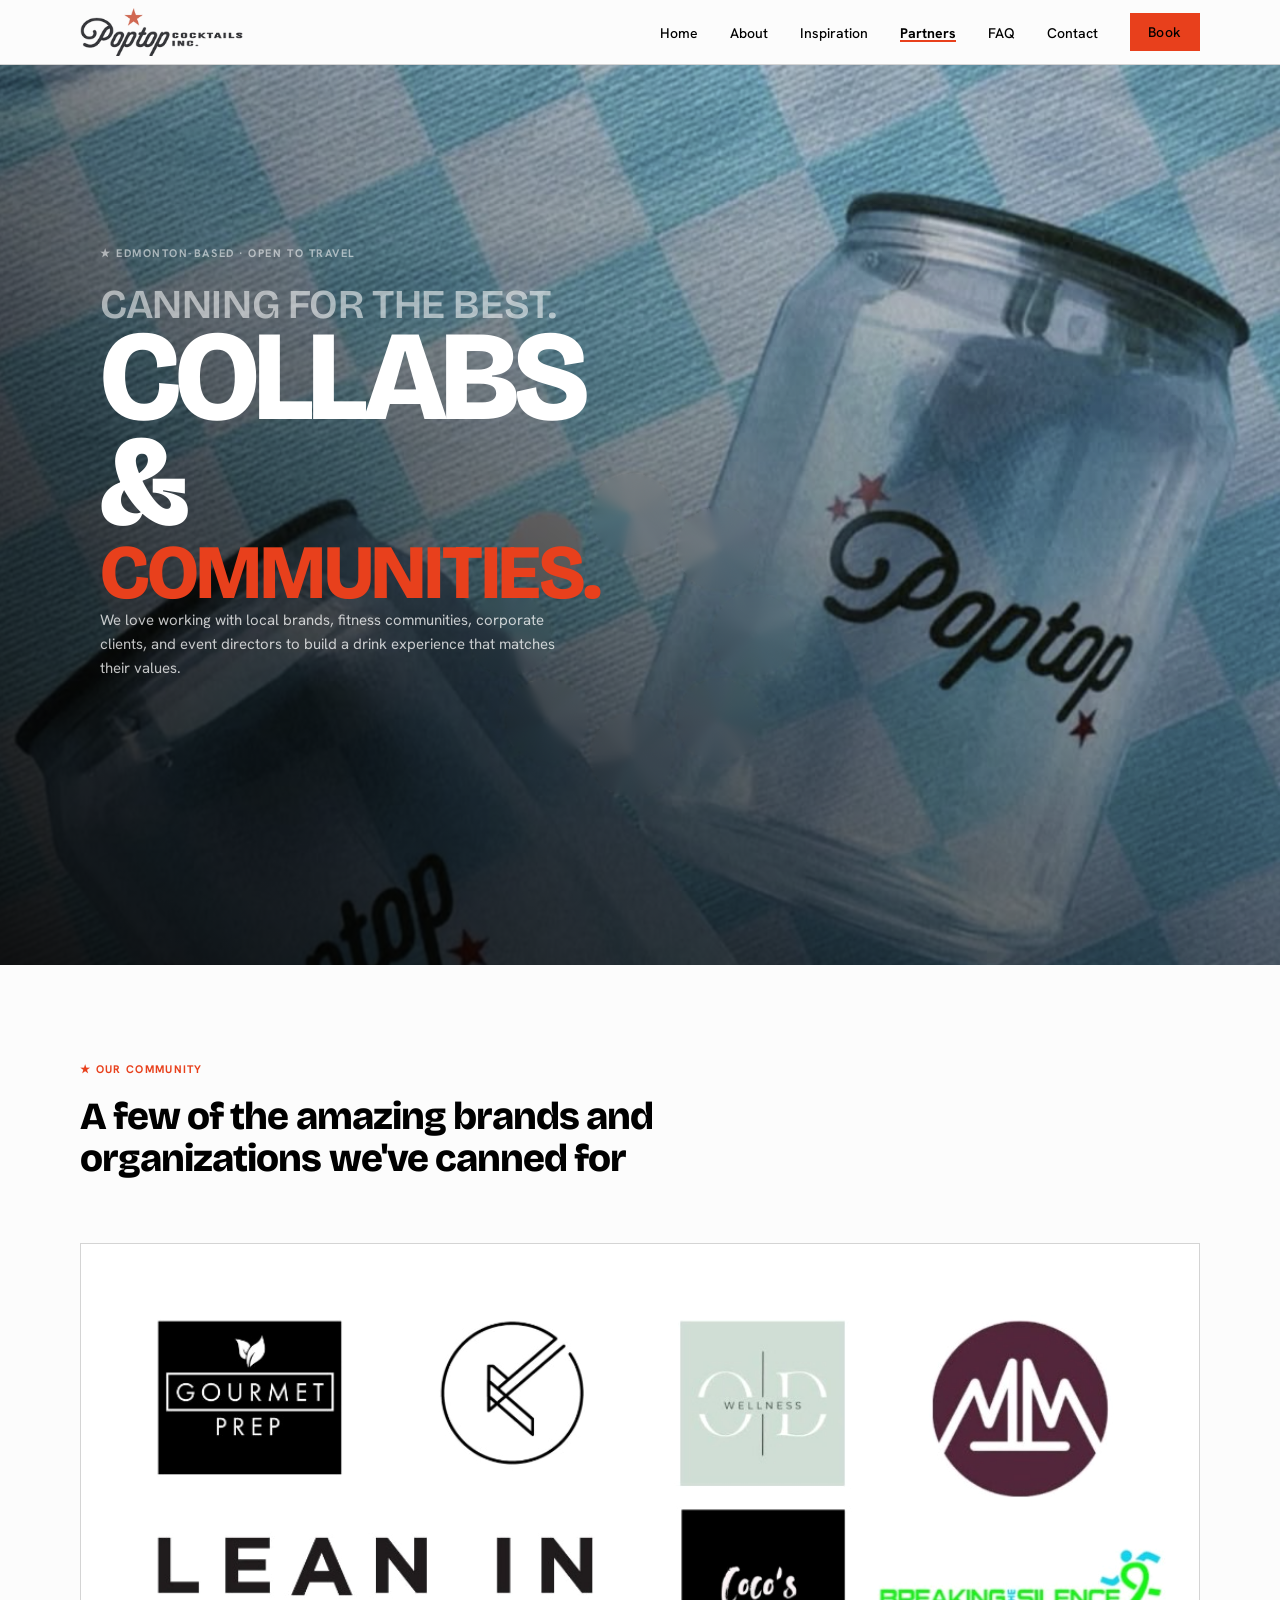
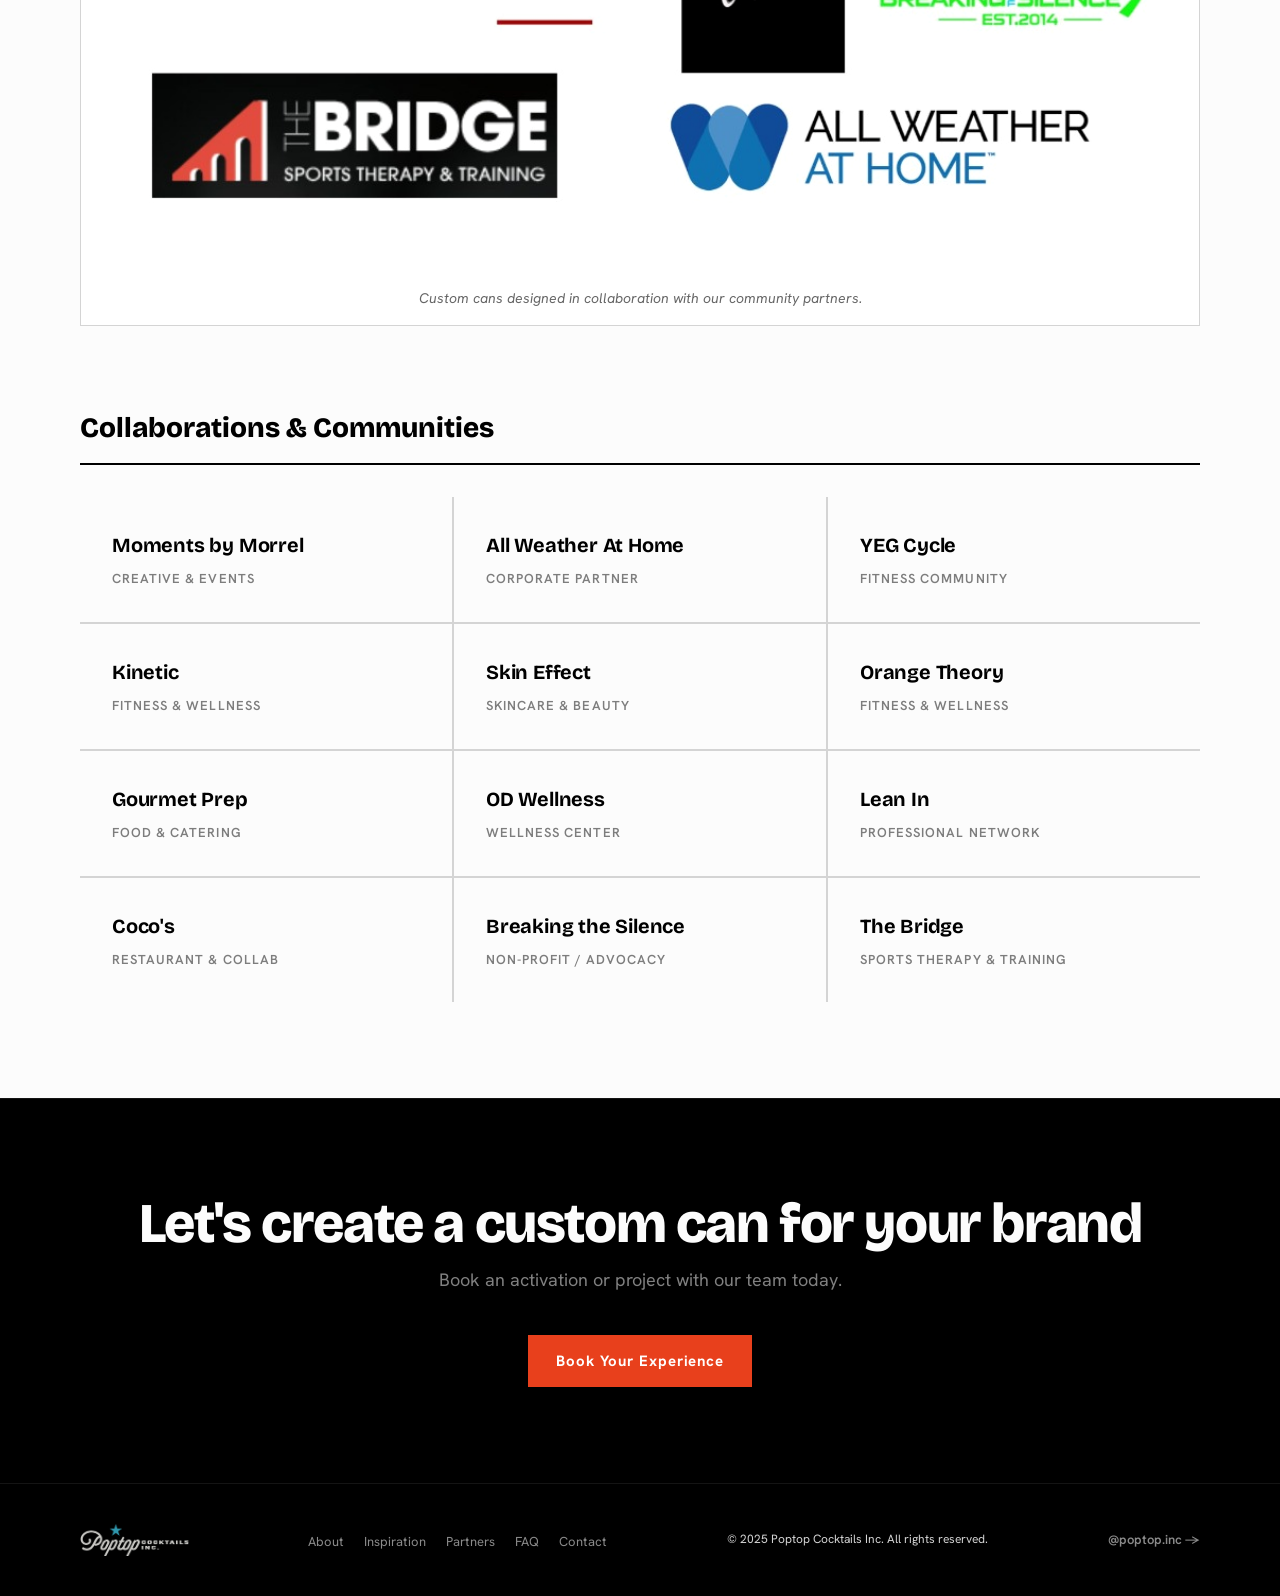
<file: partners/index.html>
<!DOCTYPE html>
<html lang="en">
<head>
<meta charset="UTF-8">
<meta name="viewport" content="width=device-width, initial-scale=1.0">
<meta name="description" content="Past partners and collaborators of Poptop Cocktails. Local Edmonton brands, fitness centers, events, and corporate collabs.">
<title>Partners — Poptop Cocktails | Collabs &amp; Communities</title>

<!-- ── SEO / GEO ── -->
<link rel="canonical" href="https://www.poptopcocktails.ca/partners/">
<meta name="robots" content="index, follow">
<meta name="author" content="Poptop Cocktails">
<meta name="theme-color" content="#000000">
<!-- Open Graph -->
<meta property="og:type" content="website">
<meta property="og:site_name" content="Poptop Cocktails">
<meta property="og:url" content="https://www.poptopcocktails.ca/partners/">
<meta property="og:title" content="Partners — Poptop Cocktails | Collabs &amp; Communities">
<meta property="og:description" content="Local brands and communities we've canned custom drinks for. See our collaborations.">
<meta property="og:image" content="https://www.poptopcocktails.ca/assets/images/partner-logos-collage.jpg">
<meta property="og:image:width" content="1200">
<meta property="og:image:height" content="630">
<meta property="og:locale" content="en_CA">
<!-- Twitter Card -->
<meta name="twitter:card" content="summary_large_image">
<meta name="twitter:site" content="@poptop.inc">
<meta name="twitter:title" content="Partners — Poptop Cocktails">
<meta name="twitter:description" content="Local brands and communities we've canned custom drinks for.">
<meta name="twitter:image" content="https://www.poptopcocktails.ca/assets/images/partner-logos-collage.jpg">
<script type="application/ld+json">
{
  "@context": "https://schema.org",
  "@graph": [
    {
      "@type": ["LocalBusiness", "FoodEstablishment"],
      "@id": "https://www.poptopcocktails.ca/#business",
      "name": "Poptop Cocktails",
      "alternateName": "Poptop Inc",
      "description": "Custom canned cocktails and mocktails for weddings, corporate events, birthdays, and brand collabs. Edmonton-based, open to travel & opportunities everywhere.",
      "url": "https://www.poptopcocktails.ca",
      "logo": { "@type": "ImageObject", "url": "/assets/images/logo.png" },
      "areaServed": [
        {"@type": "City", "name": "Edmonton", "containedIn": {"@type": "AdministrativeArea", "name": "Alberta"}},
        {"@type": "City", "name": "Calgary", "containedIn": {"@type": "AdministrativeArea", "name": "Alberta"}}
      ],
      "sameAs": ["https://www.instagram.com/poptop.inc"]
    },
    {
      "@type": "WebSite",
      "@id": "https://www.poptopcocktails.ca/#website",
      "url": "https://www.poptopcocktails.ca",
      "name": "Poptop Cocktails",
      "publisher": {"@id": "https://www.poptopcocktails.ca/#business"},
      "inLanguage": "en-CA"
    },
    {
      "@type": "CollectionPage",
      "@id": "https://www.poptopcocktails.ca/partners/#webpage",
      "url": "https://www.poptopcocktails.ca/partners/",
      "name": "Partners — Poptop Cocktails | Collabs & Communities",
      "description": "Past partners and collaborators of Poptop Cocktails. Local Edmonton brands, fitness centers, events, and corporate collabs.",
      "isPartOf": {"@id": "https://www.poptopcocktails.ca/#website"},
      "about": {"@id": "https://www.poptopcocktails.ca/#business"},
      "speakable": {"@type": "SpeakableSpecification", "cssSelector": [".hero-headline", ".hero-body", ".partners-title"]},
      "breadcrumb": {
        "@type": "BreadcrumbList",
        "itemListElement": [
          {"@type": "ListItem", "position": 1, "name": "Home", "item": "https://www.poptopcocktails.ca/"},
          {"@type": "ListItem", "position": 2, "name": "Partners", "item": "https://www.poptopcocktails.ca/partners/"}
        ]
      }
    }
  ]
}
</script>

<link rel="preconnect" href="https://fonts.googleapis.com">
<link rel="preconnect" href="https://fonts.gstatic.com" crossorigin>
<link href="https://fonts.googleapis.com/css2?family=Bricolage+Grotesque:opsz,wght@12..96,400;12..96,600;12..96,700;12..96,800&family=Hanken+Grotesk:wght@400;500;600&display=swap" rel="stylesheet">

<style>
/* ─────────────────────────────────────────────────────────
   Tokens
   ───────────────────────────────────────────────────────── */
:root {
  --heading-font-family: 'Bricolage Grotesque', 'Arial Black', sans-serif;
  --body-font-family:    'Hanken Grotesk', Arial, sans-serif;

  --heading-xxl: clamp(44px, 6.5vw, 80px);
  --heading-xl:  clamp(32px, 4.5vw, 56px);
  --heading-lg:  clamp(24px, 3vw,   40px);
  --heading-md:  clamp(18px, 2.2vw, 28px);
  --body:        18px;
  --body-sm:     15px;

  --line-height-heading: 1.05;
  --line-height-body:    1.6;

  --color-can:    #000000;
  --color-bg:     #FCFCFC;
  --color-label:  #FCFCFC;
  --color-accent: #E8401C;
  --color-pour:   #E8401C;
  --color-rim:    #D4D4D4;
  --color-fg:     #000000;

  --spacing-xs:  4px;
  --spacing-sm:  8px;
  --spacing-md:  16px;
  --spacing-lg:  24px;
  --spacing-xl:  48px;
  --spacing-2xl: 96px;

  --section-padding: 96px;
  --max-width:       1200px;
  --radius:          0;
}

*, *::before, *::after { box-sizing: border-box; margin: 0; padding: 0; }
html { scroll-behavior: smooth; }
body {
  font-family: var(--body-font-family);
  font-size: var(--body);
  line-height: var(--line-height-body);
  color: var(--color-fg);
  background: var(--color-bg);
  -webkit-font-smoothing: antialiased;
}
img { display: block; max-width: 100%; }
a { color: inherit; text-decoration: none; }
:focus-visible { outline: 2px solid var(--color-pour); outline-offset: 2px; }

.container {
  max-width: var(--max-width);
  margin: 0 auto;
  padding: 0 40px;
}
.eyebrow {
  font-family: var(--body-font-family);
  font-size: 11px;
  font-weight: 700;
  letter-spacing: 0.12em;
  text-transform: uppercase;
}
.star { font-style: normal; }

/* ─────────────────────────────────────────────────────────
   Buttons
   ───────────────────────────────────────────────────────── */
.btn {
  display: inline-block;
  padding: 14px 28px;
  background: var(--color-pour);
  color: #fff;
  font-family: var(--body-font-family);
  font-size: 15px;
  font-weight: 700;
  letter-spacing: 0.06em;
  border-radius: var(--radius);
  border: none;
  cursor: pointer;
  transition: opacity 80ms;
}
.btn:hover { opacity: 0.88; }

/* ─────────────────────────────────────────────────────────
   Nav
   ───────────────────────────────────────────────────────── */
header {
  position: relative;
  background: var(--color-label);
  border-bottom: 1px solid var(--color-rim);
  z-index: 100;
}
.nav-inner {
  max-width: var(--max-width);
  margin: 0 auto;
  padding: 0 40px;
  height: 64px;
  display: flex;
  align-items: center;
  justify-content: space-between;
  gap: 24px;
}
.nav-logo { display: flex; align-items: center; flex-shrink: 0; }
.nav-logo img { display: block; height: 48px; width: auto; }
.nav-links {
  display: flex;
  align-items: center;
  gap: 32px;
  list-style: none;
}
.nav-links a {
  font-family: var(--body-font-family);
  font-size: 14px;
  font-weight: 500;
  color: var(--color-can);
  transition: opacity 80ms;
}
.nav-links a:hover { opacity: 0.55; }
.nav-links a[aria-current="page"] {
  font-weight: 700;
  box-shadow: inset 0 -2px 0 var(--color-pour);
}
.nav-book {
  display: inline-block;
  padding: 8px 18px;
  background: var(--color-pour);
  color: #fff;
  font-size: 13px;
  font-weight: 700;
  letter-spacing: 0.04em;
  border-radius: 0;
  transition: opacity 80ms;
}
.nav-book:hover { opacity: 0.88; }
.nav-toggle { display: none; }
.nav-toggle-label {
  display: none;
  cursor: pointer;
  width: 24px;
  height: 24px;
  flex-direction: column;
  justify-content: center;
  gap: 5px;
}
.nav-toggle-label span {
  display: block;
  height: 2px;
  background: var(--color-can);
  border-radius: 1px;
  transition: 200ms;
}
@media (max-width: 768px) {
  .nav-toggle-label { display: flex; }
  .nav-links {
    display: none;
    position: fixed;
    inset: 0;
    background: var(--color-can);
    flex-direction: column;
    align-items: center;
    justify-content: center;
    gap: 40px;
    z-index: 200;
  }
  .nav-links a { font-size: 28px; font-weight: 700; color: var(--color-label); }
  .nav-book { font-size: 18px; padding: 14px 32px; }
  .nav-toggle:checked ~ .nav-links { display: flex; }
  .nav-toggle:checked ~ .nav-toggle-label span:nth-child(1) {
    transform: translateY(7px) rotate(45deg);
    background: var(--color-label);
  }
  .nav-toggle:checked ~ .nav-toggle-label span:nth-child(2) { opacity: 0; }
  .nav-toggle:checked ~ .nav-toggle-label span:nth-child(3) {
    transform: translateY(-7px) rotate(-45deg);
    background: var(--color-label);
  }
}

/* ─────────────────────────────────────────────────────────
   Hero
   ───────────────────────────────────────────────────────── */
.hero {
  position: relative;
  min-height: 100svh;
  overflow: hidden;
  display: flex;
  align-items: flex-start;
}
.hero::before {
  content: '';
  position: absolute;
  inset: 0;
  z-index: 1;
  background: linear-gradient(
    to top right,
    rgba(0,0,0,0.90) 0%,
    rgba(0,0,0,0.65) 28%,
    rgba(0,0,0,0.22) 58%,
    transparent 78%
  );
  pointer-events: none;
}
.hero-visual {
  position: absolute;
  inset: 0;
  z-index: 0;
}
.hero-visual img {
  width: 100%;
  height: 100%;
  object-fit: cover;
  object-position: center 25%;
  display: block;
}
.hero-content {
  position: relative;
  z-index: 2;
  padding: clamp(120px, 20vh, 240px) 60px 88px;
  max-width: min(680px, 58vw);
  margin-left: calc((100vw - var(--max-width)) / 2);
  display: flex;
  flex-direction: column;
}
.hero-eyebrow {
  color: rgba(255,255,255,0.55);
  font-family: var(--body-font-family);
  font-size: 11px;
  font-weight: 700;
  letter-spacing: 0.14em;
  text-transform: uppercase;
  margin-bottom: 24px;
}
.hero-headline { margin-bottom: 0; }
.hero-word {
  display: block;
  font-family: var(--heading-font-family);
  font-weight: 800;
  line-height: 0.88;
}
.hero-word--a {
  font-size: clamp(26px, 3.2vw, 44px);
  color: rgba(255,255,255,0.55);
  letter-spacing: -0.01em;
  font-weight: 600;
  margin-bottom: 0.05em;
}
.hero-word--b {
  font-size: clamp(72px, 10vw, 136px);
  color: #fff;
  letter-spacing: -0.045em;
  line-height: 0.82;
}
.hero-word--c {
  font-size: clamp(44px, 6vw, 82px);
  color: var(--color-pour);
  letter-spacing: -0.03em;
  line-height: 0.9;
  margin-top: 0.06em;
}
.hero-body {
  font-size: var(--body-sm);
  color: rgba(255,255,255,0.75);
  line-height: var(--line-height-body);
  max-width: 480px;
  margin-bottom: 36px;
}
@media (max-width: 1240px) { .hero-content { margin-left: 40px; } }
@media (max-width: 900px) {
  .hero-content { padding: clamp(100px, 18vh, 180px) 32px 72px; max-width: 100%; margin-left: 0; }
}

/* ─────────────────────────────────────────────────────────
   Partners Section
   ───────────────────────────────────────────────────────── */
.partners-sec {
  background: var(--color-bg);
  padding: var(--section-padding) 0;
}
.partners-intro {
  margin-bottom: 64px;
}
.partners-eyebrow {
  color: var(--color-pour);
  margin-bottom: 16px;
}
.partners-title {
  font-family: var(--heading-font-family);
  font-size: var(--heading-lg);
  font-weight: 800;
  letter-spacing: -0.025em;
  color: var(--color-can);
  line-height: 1.1;
  max-width: 600px;
}

/* Collage Display Box */
.collage-container {
  margin-bottom: 80px;
  position: relative;
  background: #fff;
  padding: 16px;
  border: 1px solid var(--color-rim);
}
.collage-img {
  width: 100%;
  height: auto;
  display: block;
  filter: grayscale(10%) contrast(102%);
}
.collage-caption {
  margin-top: 16px;
  font-size: 14px;
  color: var(--color-can);
  opacity: 0.6;
  text-align: center;
  font-style: italic;
}

/* Partners List Stark Grid */
.partners-list-sec {
  margin-top: 48px;
}
.partners-list-title {
  font-family: var(--heading-font-family);
  font-size: var(--heading-md);
  font-weight: 800;
  color: var(--color-can);
  margin-bottom: 32px;
  border-bottom: 2px solid var(--color-can);
  padding-bottom: 12px;
}
.partners-grid {
  display: grid;
  grid-template-columns: repeat(3, 1fr);
  gap: 2px;
  background: var(--color-rim);
}
.partner-card {
  background: var(--color-bg);
  padding: 32px;
  display: flex;
  flex-direction: column;
  justify-content: center;
  min-height: 120px;
  transition: background 150ms;
}
.partner-card:hover {
  background: #f7f7f7;
}
.partner-name {
  font-family: var(--heading-font-family);
  font-size: 20px;
  font-weight: 700;
  color: var(--color-can);
  letter-spacing: -0.01em;
}
.partner-detail {
  margin-top: 8px;
  font-size: 13px;
  color: var(--color-can);
  opacity: 0.5;
  text-transform: uppercase;
  letter-spacing: 0.08em;
  font-weight: 600;
}

@media (max-width: 900px) {
  .partners-grid { grid-template-columns: repeat(2, 1fr); }
}
@media (max-width: 540px) {
  .partners-grid { grid-template-columns: 1fr; }
  .partner-card { padding: 24px; min-height: 100px; }
  .collage-container { padding: 8px; }
}

/* ─────────────────────────────────────────────────────────
   Booking CTA Band
   ───────────────────────────────────────────────────────── */
.booking {
  background: var(--color-can);
  padding: var(--section-padding) 0;
  text-align: center;
  border-top: 1px solid rgba(255,255,255,0.08);
}
.booking-heading {
  font-family: var(--heading-font-family);
  font-size: var(--heading-xl);
  font-weight: 800;
  color: var(--color-label);
  letter-spacing: -0.025em;
  line-height: var(--line-height-heading);
  margin-bottom: 12px;
}
.booking-sub {
  font-size: var(--body);
  color: rgba(255,255,255,0.50);
  margin-bottom: 40px;
}

/* ─────────────────────────────────────────────────────────
   Footer
   ───────────────────────────────────────────────────────── */
.footer {
  background: var(--color-can);
  padding: 40px 0;
  border-top: 1px solid rgba(255,255,255,0.08);
}
.footer-inner {
  max-width: var(--max-width);
  margin: 0 auto;
  padding: 0 40px;
  display: flex;
  align-items: center;
  justify-content: space-between;
  gap: 24px;
  flex-wrap: wrap;
}
.footer-logo { display: flex; align-items: center; flex-shrink: 0; }
.footer-logo img { display: block; height: 32px; width: auto; filter: invert(1); }
.footer-copy { font-size: 12px; color: var(--color-rim); }
.footer-social {
  font-size: 13px;
  font-weight: 600;
  color: var(--color-rim);
  opacity: 0.65;
  transition: opacity 80ms;
}
.footer-social:hover { opacity: 1; }

.footer-links {
  display: flex;
  gap: 20px;
  list-style: none;
}
.footer-links a {
  font-size: 13px;
  color: var(--color-rim);
  opacity: 0.65;
  transition: opacity 80ms;
}
.footer-links a:hover { opacity: 1; }

@media (max-width: 640px) {
  .footer-inner { flex-direction: column; text-align: center; gap: 24px; }
  .footer-links { justify-content: center; flex-wrap: wrap; }
}

</style>
</head>
<body>

<!-- ──────────────── NAV ──────────────── -->
<header>
  <div class="nav-inner">
    <a href="/" class="nav-logo" aria-label="Poptop Cocktails home">
      <img src="/assets/images/logo.png" alt="Poptop Cocktails" width="117" height="35">
    </a>

    <input type="checkbox" id="nav-toggle" class="nav-toggle" aria-hidden="true">
    <label for="nav-toggle" class="nav-toggle-label" aria-label="Toggle navigation">
      <span></span><span></span><span></span>
    </label>

    <ul class="nav-links" role="list">
      <li><a href="/">Home</a></li>
      <li><a href="/about/">About</a></li>
      <li><a href="/inspiration/">Inspiration</a></li>
      <li><a href="/partners/" aria-current="page">Partners</a></li>
      <li><a href="/faq/">FAQ</a></li>
      <li><a href="/contact/">Contact</a></li>
      <li><a href="/contact/" class="nav-book">Book</a></li>
    </ul>
  </div>
</header>

<main>

<!-- ──────────────── HERO ──────────────── -->
<section
  class="hero"
  data-section="hero"
  data-intent="partners introduction"
  data-layout="full-bleed">

  <div class="hero-visual" aria-hidden="true">
    <img
      src="/assets/images/partner-hero.png"
      alt="Custom Poptop cocktail cans styled for a brand partner activation"
      loading="eager"
      fetchpriority="high"
      width="640"
      height="360"
    >
  </div>

  <div class="hero-content">
    <p class="hero-eyebrow"><em class="star">★</em> Edmonton-based · Open to Travel</p>
    <h1 class="hero-headline">
      <span class="hero-word hero-word--a">CANNING FOR THE BEST.</span>
      <span class="hero-word hero-word--b">COLLABS &amp;</span>
      <span class="hero-word hero-word--c">COMMUNITIES.</span>
    </h1>
    <p class="hero-body">We love working with local brands, fitness communities, corporate clients, and event directors to build a drink experience that matches their values.</p>
  </div>

</section>

<!-- ──────────────── PARTNERS COLLAGE ──────────────── -->
<section class="partners-sec">
  <div class="container">
    
    <div class="partners-intro">
      <p class="eyebrow partners-eyebrow"><em class="star">★</em> Our community</p>
      <h2 class="partners-title">A few of the amazing brands and organizations we've canned for</h2>
    </div>

    <!-- Collage Box -->
    <div class="collage-container">
      <img
        class="collage-img"
        src="/assets/images/partner-logos-collage.jpg"
        alt="Collage of Poptop Cocktails past partners logos"
        loading="lazy"
      >
      <p class="collage-caption">Custom cans designed in collaboration with our community partners.</p>
    </div>

    <!-- Typographic Partners List Grid -->
    <div class="partners-list-sec">
      <h3 class="partners-list-title">Collaborations &amp; Communities</h3>
      
      <div class="partners-grid">
        
        <!-- Partner 1 -->
        <div class="partner-card">
          <span class="partner-name">Moments by Morrel</span>
          <span class="partner-detail">Creative &amp; Events</span>
        </div>

        <!-- Partner 2 -->
        <div class="partner-card">
          <span class="partner-name">All Weather At Home</span>
          <span class="partner-detail">Corporate Partner</span>
        </div>

        <!-- Partner 3 -->
        <div class="partner-card">
          <span class="partner-name">YEG Cycle</span>
          <span class="partner-detail">Fitness Community</span>
        </div>

        <!-- Partner 4 -->
        <div class="partner-card">
          <span class="partner-name">Kinetic</span>
          <span class="partner-detail">Fitness &amp; Wellness</span>
        </div>

        <!-- Partner 5 -->
        <div class="partner-card">
          <span class="partner-name">Skin Effect</span>
          <span class="partner-detail">Skincare &amp; Beauty</span>
        </div>

        <!-- Partner 6 -->
        <div class="partner-card">
          <span class="partner-name">Orange Theory</span>
          <span class="partner-detail">Fitness &amp; Wellness</span>
        </div>

        <!-- Partner 7 -->
        <div class="partner-card">
          <span class="partner-name">Gourmet Prep</span>
          <span class="partner-detail">Food &amp; Catering</span>
        </div>

        <!-- Partner 8 -->
        <div class="partner-card">
          <span class="partner-name">OD Wellness</span>
          <span class="partner-detail">Wellness Center</span>
        </div>

        <!-- Partner 9 -->
        <div class="partner-card">
          <span class="partner-name">Lean In</span>
          <span class="partner-detail">Professional Network</span>
        </div>

        <!-- Partner 10 -->
        <div class="partner-card">
          <span class="partner-name">Coco's</span>
          <span class="partner-detail">Restaurant &amp; Collab</span>
        </div>

        <!-- Partner 11 -->
        <div class="partner-card">
          <span class="partner-name">Breaking the Silence</span>
          <span class="partner-detail">Non-Profit / Advocacy</span>
        </div>

        <!-- Partner 12 -->
        <div class="partner-card">
          <span class="partner-name">The Bridge</span>
          <span class="partner-detail">Sports Therapy &amp; Training</span>
        </div>

      </div>
    </div>

  </div>
</section>

<!-- ──────────────── BOOKING CTA ──────────────── -->
<section
  class="booking"
  data-section="booking-cta"
  data-intent="convert"
  data-layout="centered">

  <div class="container">
    <h2 class="booking-heading">Let's create a custom can for your brand</h2>
    <p class="booking-sub">Book an activation or project with our team today.</p>
    <a href="/contact/" class="btn">Book Your Experience</a>
  </div>

</section>

</main>

<!-- ──────────────── FOOTER ──────────────── -->
<footer class="footer">
  <div class="footer-inner">
    <a href="/" class="footer-logo" aria-label="Poptop Cocktails home">
      <img src="/assets/images/logo.png" alt="Poptop Cocktails" width="117" height="35">
    </a>
    <ul class="footer-links">
      <li><a href="/about/">About</a></li>
      <li><a href="/inspiration/">Inspiration</a></li>
      <li><a href="/partners/" aria-current="page">Partners</a></li>
      <li><a href="/faq/">FAQ</a></li>
      <li><a href="/contact/">Contact</a></li>
    </ul>
    <span class="footer-copy">© 2025 Poptop Cocktails Inc. All rights reserved.</span>
    <a href="https://instagram.com/poptop.inc" target="_blank" rel="noopener" class="footer-social">@poptop.inc →</a>
  </div>
</footer>

</body>
</html>
</file>
<file: assets/css/main.css>
/* ─── Design tokens ──────────────────────────────── */
:root {
  /* Font stacks — both naming conventions */
  --heading-font-family: 'Bricolage Grotesque', 'Arial Black', sans-serif;
  --body-font-family:    'Hanken Grotesk', Arial, sans-serif;
  --font-display: 'Bricolage Grotesque', 'Arial Black', sans-serif;
  --font-body:    'Hanken Grotesk', Arial, sans-serif;

  /* Type scale */
  --heading-xxl: clamp(44px, 6.5vw, 80px);
  --heading-xl:  clamp(32px, 4.5vw, 56px);
  --heading-lg:  clamp(24px, 3vw, 40px);
  --heading-md:  clamp(18px, 2.2vw, 28px);
  --body:        18px;
  --body-sm:     15px;
  --line-height-heading: 1.05;
  --line-height-body:    1.6;

  /* Colour */
  --color-can:    #000000;
  --color-bg:     #FCFCFC;
  --color-label:  #FCFCFC;
  --color-accent: #E8401C;
  --color-pour:   #E8401C;
  --color-rim:    #D4D4D4;
  --color-fg:     #000000;

  /* Space + layout */
  --spacing-xs:      4px;
  --spacing-sm:      8px;
  --spacing-md:      16px;
  --spacing-lg:      24px;
  --spacing-xl:      48px;
  --spacing-2xl:     96px;
  --section-padding: 96px;
  --max-width:       1200px;
  --radius:          0;
}

/* ─── Reset ──────────────────────────────────────── */
*, *::before, *::after { box-sizing: border-box; margin: 0; padding: 0; border-radius: 0 !important; }
html { scroll-behavior: smooth; }
body {
  font-family: var(--body-font-family);
  font-size: var(--body);
  line-height: var(--line-height-body);
  color: var(--color-fg);
  background: var(--color-bg);
  -webkit-font-smoothing: antialiased;
  overflow-x: hidden;
}
img { display: block; max-width: 100%; }
a { color: inherit; text-decoration: none; }
ul { list-style: none; }
:focus-visible { outline: 2px solid var(--color-pour); outline-offset: 2px; }

/* ─── Utilities ──────────────────────────────────── */
.container {
  max-width: var(--max-width);
  margin: 0 auto;
  padding: 0 40px;
}
.eyebrow {
  font-family: var(--body-font-family);
  font-size: 11px;
  font-weight: 700;
  letter-spacing: 0.12em;
  text-transform: uppercase;
}
.star { font-style: normal; }

.btn {
  display: inline-block;
  padding: 14px 28px;
  background: var(--color-pour);
  color: #fff;
  font-family: var(--body-font-family);
  font-size: 15px;
  font-weight: 700;
  letter-spacing: 0.06em;
  border: none;
  cursor: pointer;
  transition: opacity 80ms;
}
.btn:hover { opacity: 0.88; }

/* ─── Nav ────────────────────────────────────────── */
header {
  position: relative;
  background: var(--color-label);
  border-bottom: 1px solid var(--color-rim);
  z-index: 100;
}
.nav-inner {
  max-width: var(--max-width);
  margin: 0 auto;
  padding: 0 40px;
  height: 64px;
  display: flex;
  align-items: center;
  justify-content: space-between;
  gap: 24px;
}
.nav-logo { display: flex; align-items: center; flex-shrink: 0; }
.nav-logo img { display: block; height: 48px; width: auto; }
.nav-links {
  display: flex;
  align-items: center;
  gap: 32px;
  list-style: none;
}
.nav-links a {
  font-family: var(--body-font-family);
  font-size: 14px;
  font-weight: 500;
  color: var(--color-can);
  transition: opacity 80ms;
}
.nav-links a:hover { opacity: 0.55; }
.nav-links a[aria-current="page"] {
  font-weight: 700;
  box-shadow: inset 0 -2px 0 var(--color-pour);
}
.nav-book {
  display: inline-block;
  padding: 8px 18px;
  background: var(--color-pour);
  color: #fff;
  font-family: var(--body-font-family);
  font-size: 13px;
  font-weight: 700;
  letter-spacing: 0.04em;
  transition: opacity 80ms;
}
.nav-book:hover { opacity: 0.88; }
.nav-toggle { display: none; }
.nav-toggle-label {
  display: none;
  cursor: pointer;
  width: 24px;
  height: 24px;
  flex-direction: column;
  justify-content: center;
  gap: 5px;
}
.nav-toggle-label span {
  display: block;
  height: 2px;
  background: var(--color-can);
  border-radius: 1px;
  transition: 200ms;
}

@media (max-width: 768px) {
  .nav-toggle-label { display: flex; position: relative; z-index: 300; }
  .nav-links {
    display: none;
    position: fixed;
    inset: 0;
    background: var(--color-can);
    flex-direction: column;
    align-items: center;
    justify-content: center;
    gap: 40px;
    z-index: 200;
  }
  .nav-links a { font-size: 28px; font-weight: 700; color: var(--color-label); }
  .nav-book { font-size: 18px; padding: 14px 32px; }
  .nav-toggle:checked ~ .nav-links { display: flex; }
  .nav-toggle:checked ~ .nav-toggle-label span:nth-child(1) {
    transform: translateY(7px) rotate(45deg);
    background: var(--color-label);
  }
  .nav-toggle:checked ~ .nav-toggle-label span:nth-child(2) { opacity: 0; }
  .nav-toggle:checked ~ .nav-toggle-label span:nth-child(3) {
    transform: translateY(-7px) rotate(-45deg);
    background: var(--color-label);
  }
}

/* ─── Hero — base shell (about / inspiration / contact) ── */
.hero {
  position: relative;
  min-height: 100svh;
  overflow: hidden;
  display: flex;
  align-items: flex-start;
}
.hero::before {
  content: '';
  position: absolute;
  inset: 0;
  z-index: 1;
  background: linear-gradient(
    to top right,
    rgba(0,0,0,0.90) 0%,
    rgba(0,0,0,0.65) 28%,
    rgba(0,0,0,0.22) 58%,
    transparent 78%
  );
  pointer-events: none;
}
.hero-visual {
  position: absolute;
  inset: 0;
  z-index: 0;
}
.hero-visual img {
  width: 100%;
  height: 100%;
  object-fit: cover;
  object-position: center;
  display: block;
}
.hero-content {
  position: relative;
  z-index: 2;
  padding: clamp(120px, 20vh, 240px) 60px 88px;
  max-width: min(680px, 58vw);
  margin-left: calc((100vw - var(--max-width)) / 2);
  display: flex;
  flex-direction: column;
}
@media (max-width: 1240px) { .hero-content { margin-left: 40px; } }
.hero-eyebrow {
  color: rgba(255,255,255,0.55);
  font-family: var(--body-font-family);
  font-size: 11px;
  font-weight: 700;
  letter-spacing: 0.14em;
  text-transform: uppercase;
  margin-bottom: 24px;
}
.hero-headline { margin-bottom: 0; }
.hero-word {
  display: block;
  font-family: var(--heading-font-family);
  font-weight: 800;
  line-height: 0.88;
}
.hero-word--a {
  font-size: clamp(26px, 3.2vw, 44px);
  color: rgba(255,255,255,0.55);
  letter-spacing: -0.01em;
  font-weight: 600;
  margin-bottom: 0.05em;
}
.hero-word--b {
  font-size: clamp(72px, 10vw, 136px);
  color: #fff;
  letter-spacing: -0.045em;
  line-height: 0.82;
}
.hero-word--c {
  font-size: clamp(44px, 6vw, 82px);
  color: var(--color-pour);
  letter-spacing: -0.03em;
  line-height: 0.9;
  margin-top: 0.06em;
}
.hero-rule {
  display: block;
  height: 2px;
  background: #fff;
  border: none;
  margin: 32px 0;
  width: 100%;
  opacity: 0.22;
}
.hero-body {
  font-size: var(--body-sm);
  color: rgba(255,255,255,0.75);
  line-height: var(--line-height-body);
  max-width: 480px;
  margin-bottom: 36px;
}
@media (max-width: 900px) {
  .hero-content { padding: clamp(100px, 18vh, 180px) 32px 72px; max-width: 100%; margin-left: 0; }
  /* Content is top-anchored, so the scrim has to run top-down on narrow
     viewports — the diagonal gradient leaves the headline on bare photo. */
  .hero::before {
    background: linear-gradient(
      to bottom,
      rgba(0,0,0,0.86) 0%,
      rgba(0,0,0,0.62) 42%,
      rgba(0,0,0,0.30) 72%,
      rgba(0,0,0,0.48) 100%
    );
  }
}

@media (max-width: 600px) {
  .hero { min-height: 84svh; }
  .hero-content { padding: 72px 24px 56px; }
  .hero-eyebrow { margin-bottom: 16px; }
  .hero-word--a { font-size: clamp(19px, 5.2vw, 26px); }
  .hero-word--b { font-size: clamp(44px, 14.5vw, 72px); letter-spacing: -0.035em; }
  .hero-word--c { font-size: clamp(28px, 9vw, 44px); }
}

/* ─── Footer — simple 3-element (about / inspiration / contact) ── */
.footer {
  background: var(--color-can);
  border-top: 1px solid rgba(255,255,255,0.08);
  padding: 40px 0;
}
.footer-inner {
  max-width: var(--max-width);
  margin: 0 auto;
  padding: 0 40px;
  display: flex;
  align-items: center;
  justify-content: space-between;
  gap: 24px;
  flex-wrap: wrap;
}
.footer-logo { display: flex; align-items: center; flex-shrink: 0; }
.footer-logo img { display: block; height: 32px; width: auto; filter: invert(1); }
.footer-copy { font-size: 12px; color: var(--color-rim); }
.footer-social {
  font-size: 13px;
  font-weight: 600;
  color: var(--color-rim);
  opacity: 0.65;
  transition: opacity 80ms;
}
.footer-social:hover { opacity: 1; }
@media (max-width: 640px) { .footer-inner { flex-direction: column; text-align: center; } }
</file>
